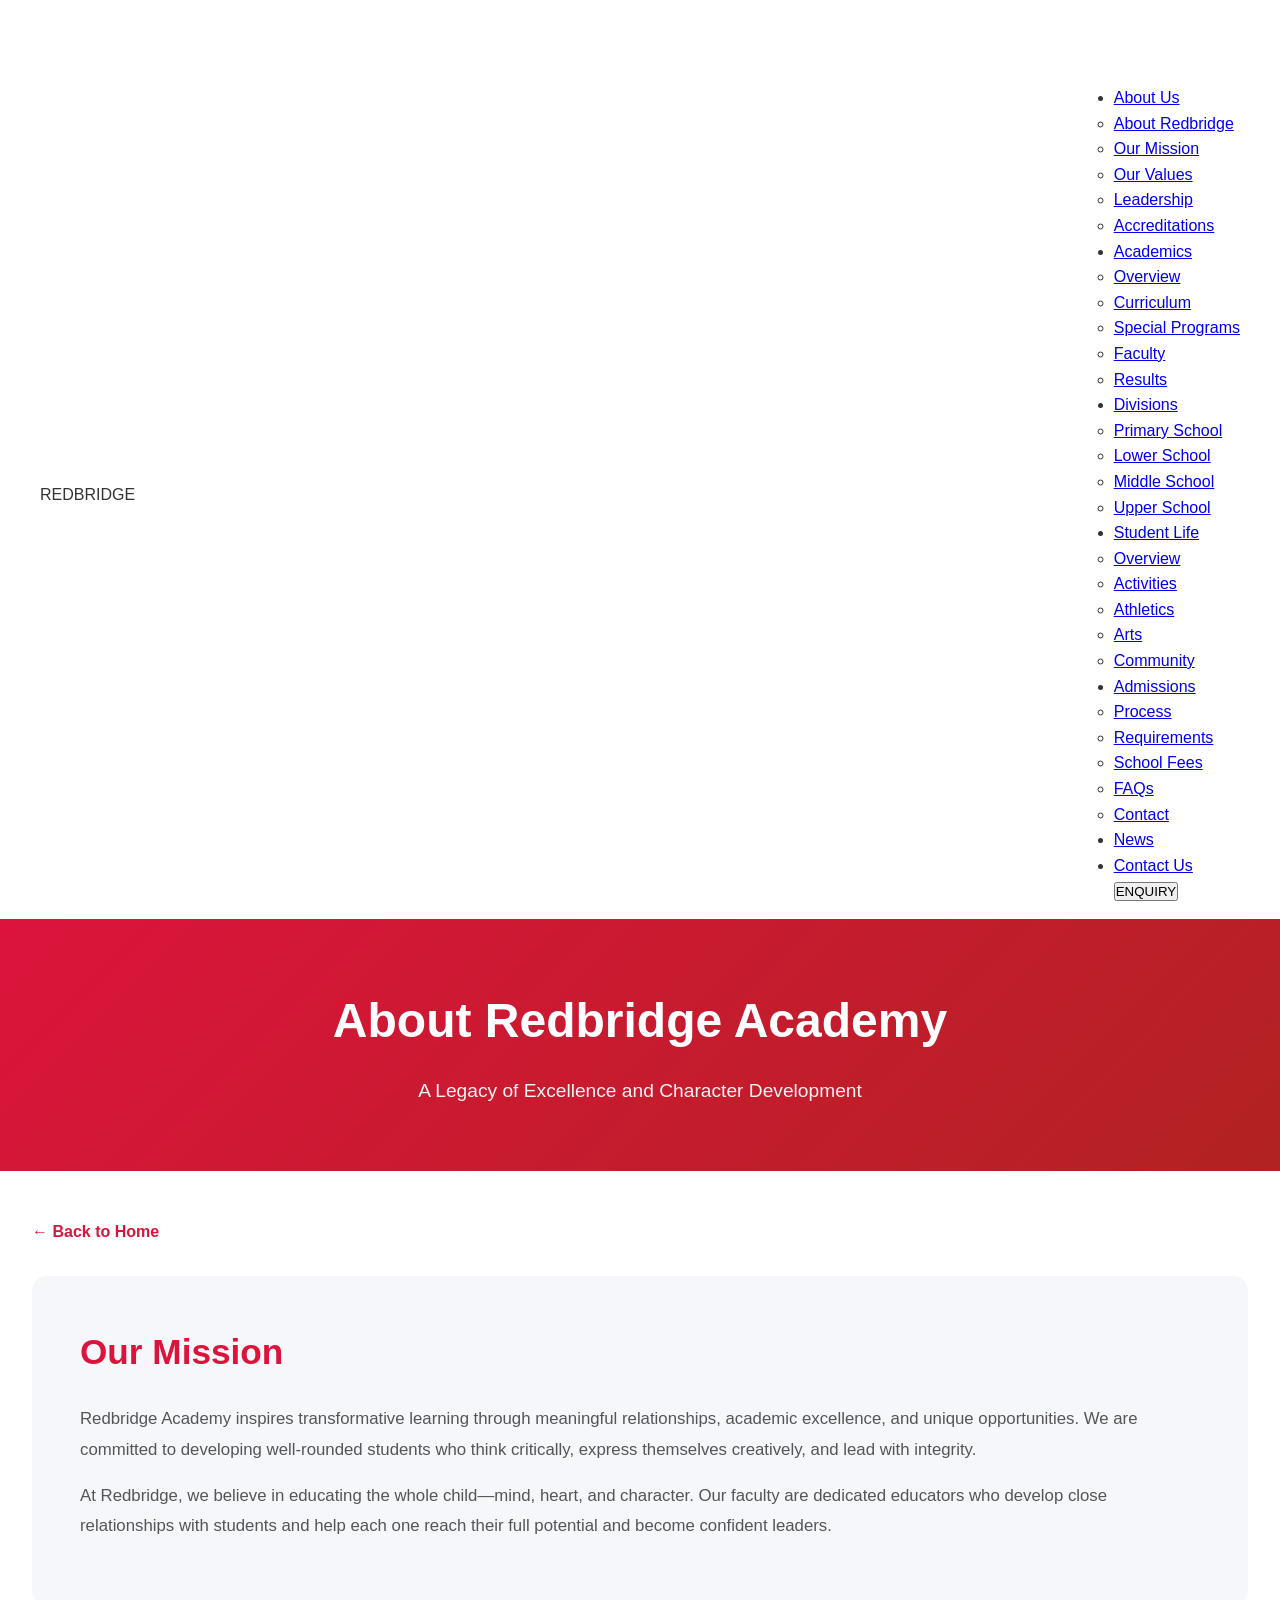
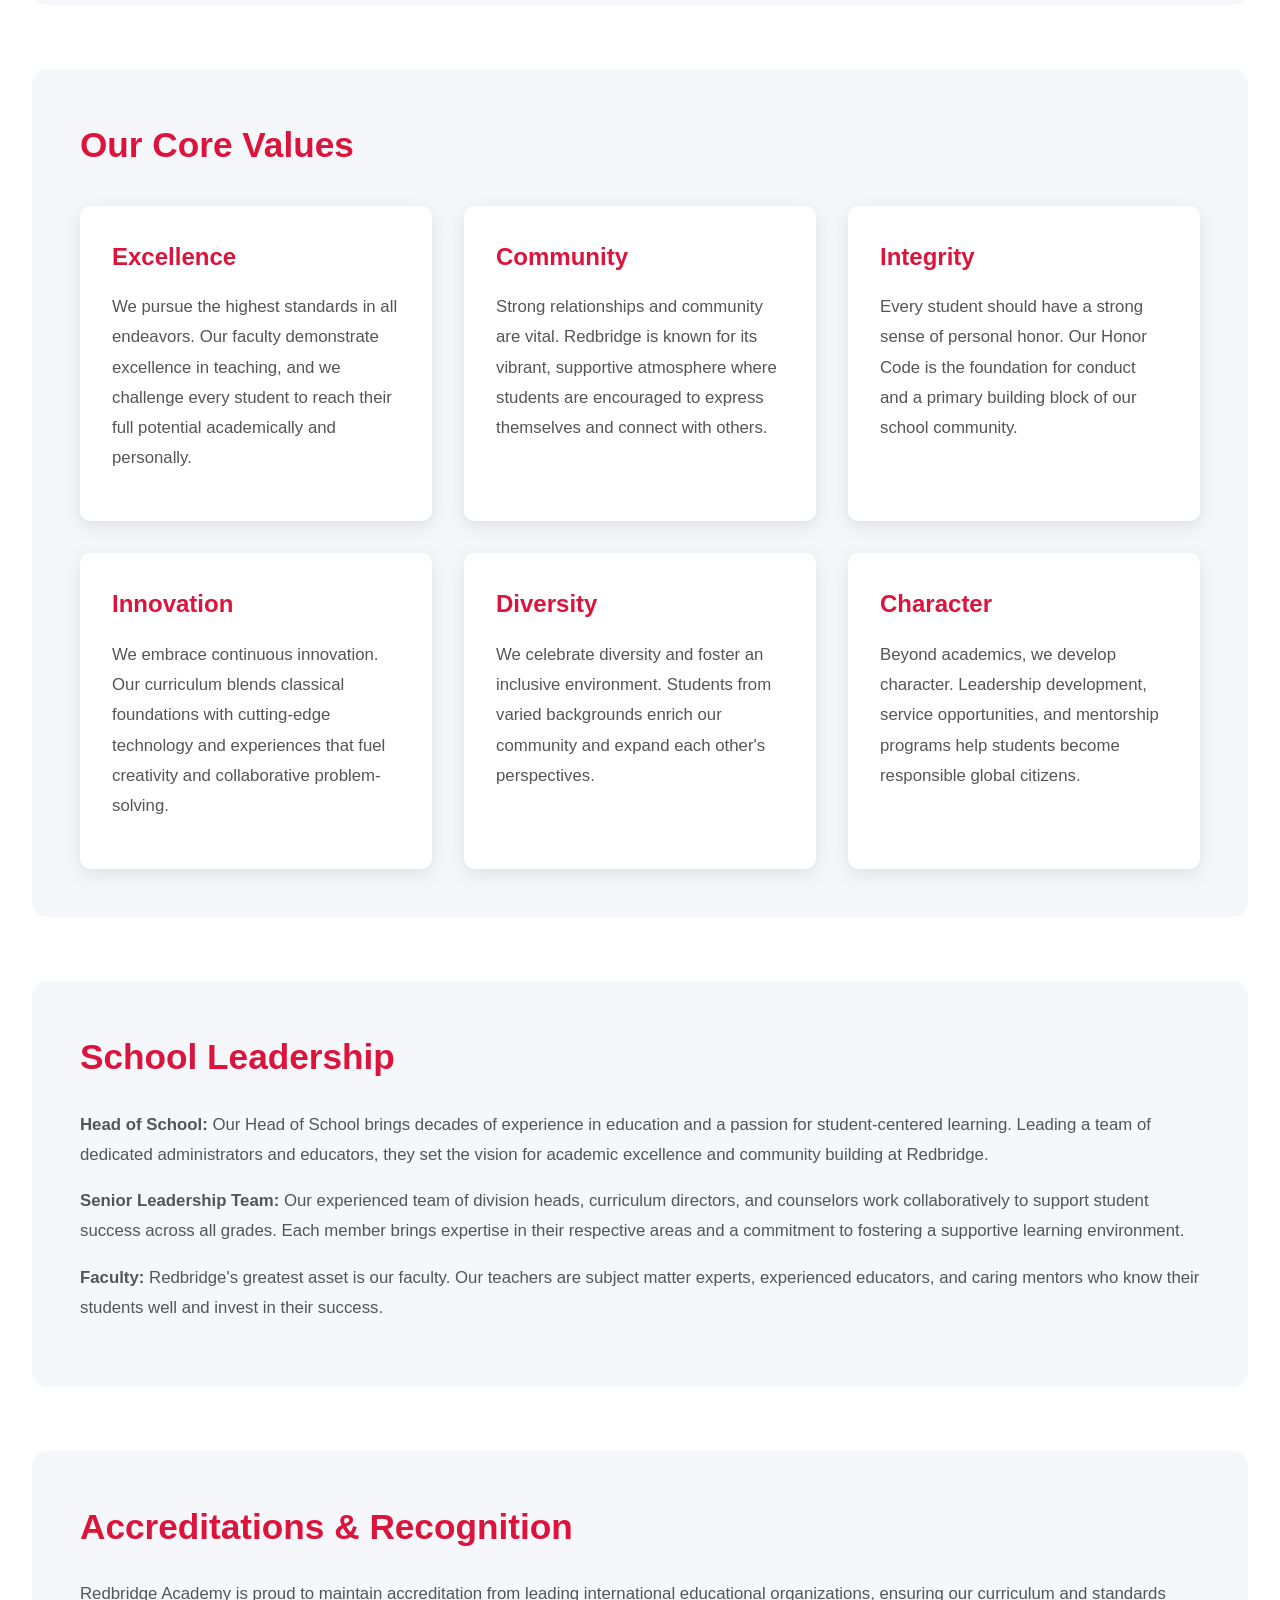
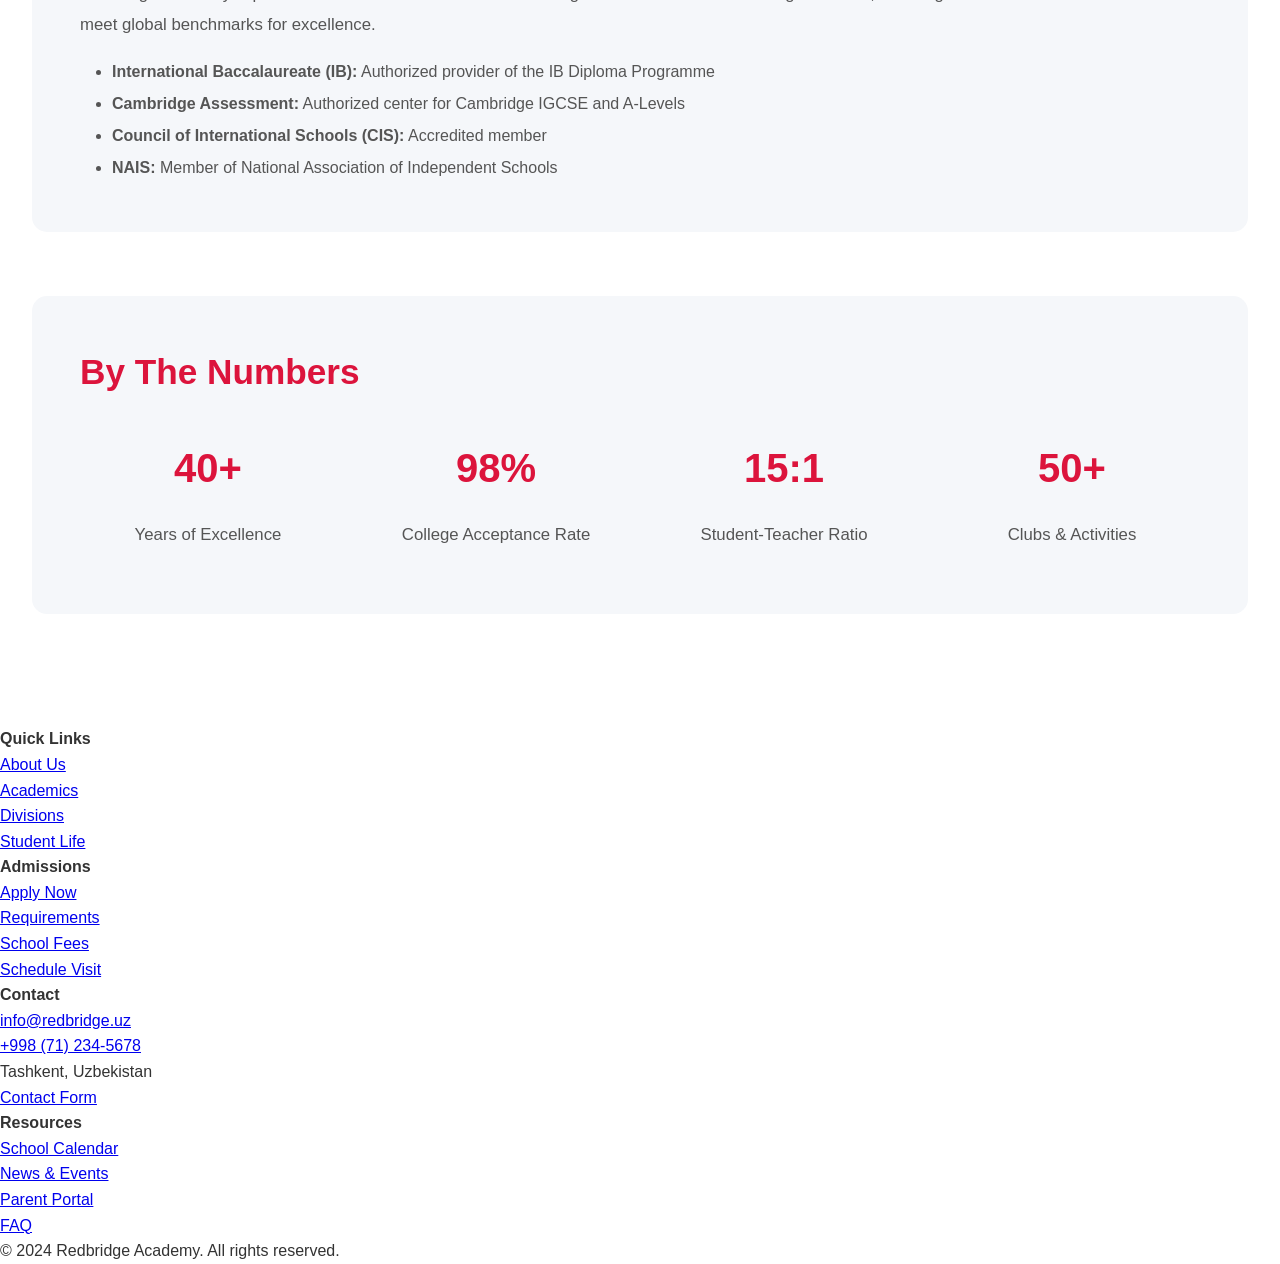
<file: about-us.html>
<!DOCTYPE html>
<html lang="en">
<head>
    <meta charset="UTF-8">
    <meta name="viewport" content="width=device-width, initial-scale=1.0">
    <title>About Us - Redbridge Academy</title>
    <link rel="stylesheet" href="styles.css">
    <style>
        .content {
            max-width: 1400px;
            margin: 0 auto;
            padding: 3rem 2rem;
        }

        .page-header {
            background: linear-gradient(135deg, #DC143C 0%, #B22222 100%);
            color: white;
            padding: 4rem 2rem;
            text-align: center;
        }

        .page-header h1 {
            font-size: 3rem;
            margin-bottom: 1rem;
            font-weight: 900;
        }

        .page-header p {
            font-size: 1.2rem;
            opacity: 0.95;
        }

        .section-block {
            margin-bottom: 4rem;
            padding: 3rem;
            background: #F5F7FA;
            border-radius: 15px;
        }

        .section-block h2 {
            color: #DC143C;
            font-size: 2.2rem;
            margin-bottom: 1.5rem;
            font-weight: 900;
        }

        .section-block p {
            color: #555;
            line-height: 1.8;
            margin-bottom: 1rem;
            font-size: 1.05rem;
        }

        .values-showcase {
            display: grid;
            grid-template-columns: repeat(auto-fit, minmax(300px, 1fr));
            gap: 2rem;
            margin-top: 2rem;
        }

        .value-item {
            background: white;
            padding: 2rem;
            border-radius: 10px;
            box-shadow: 0 5px 20px rgba(0,0,0,0.1);
        }

        .value-item h3 {
            color: #DC143C;
            font-size: 1.5rem;
            margin-bottom: 1rem;
        }

        .back-link {
            display: inline-block;
            margin-bottom: 2rem;
            color: #DC143C;
            text-decoration: none;
            font-weight: 700;
        }

        .back-link:hover {
            color: #B22222;
        }

        @media (max-width: 768px) {
            .page-header h1 {
                font-size: 2rem;
            }

            .content {
                padding: 1.5rem;
            }

            .section-block {
                padding: 1.5rem;
            }
        }
    </style>
</head>
<body>
    <!-- HEADER & NAVIGATION (Same as index) -->
    <header>
        <div class="header-container">
            <div class="logo">REDBRIDGE</div>
            <button class="menu-toggle" id="menuToggle">☰</button>
            <nav id="navbar">
                <ul id="navMenu">
                    <li>
                        <a href="index.html">About Us</a>
                        <ul class="dropdown">
                            <li><a href="about-us.html">About Redbridge</a></li>
                            <li><a href="about-us.html#mission">Our Mission</a></li>
                            <li><a href="about-us.html#values">Our Values</a></li>
                            <li><a href="about-us.html#leadership">Leadership</a></li>
                            <li><a href="about-us.html#accreditations">Accreditations</a></li>
                        </ul>
                    </li>
                    <li>
                        <a href="academics.html">Academics</a>
                        <ul class="dropdown">
                            <li><a href="academics.html">Overview</a></li>
                            <li><a href="academics.html#curriculum">Curriculum</a></li>
                            <li><a href="academics.html#programs">Special Programs</a></li>
                            <li><a href="academics.html#faculty">Faculty</a></li>
                            <li><a href="academics.html#results">Results</a></li>
                        </ul>
                    </li>
                    <li>
                        <a href="divisions.html">Divisions</a>
                        <ul class="dropdown">
                            <li><a href="divisions.html#primary">Primary School</a></li>
                            <li><a href="divisions.html#lower">Lower School</a></li>
                            <li><a href="divisions.html#middle">Middle School</a></li>
                            <li><a href="divisions.html#upper">Upper School</a></li>
                        </ul>
                    </li>
                    <li>
                        <a href="student-life.html">Student Life</a>
                        <ul class="dropdown">
                            <li><a href="student-life.html">Overview</a></li>
                            <li><a href="student-life.html#activities">Activities</a></li>
                            <li><a href="student-life.html#athletics">Athletics</a></li>
                            <li><a href="student-life.html#arts">Arts</a></li>
                            <li><a href="student-life.html#community">Community</a></li>
                        </ul>
                    </li>
                    <li>
                        <a href="admissions.html">Admissions</a>
                        <ul class="dropdown">
                            <li><a href="admissions.html">Process</a></li>
                            <li><a href="admissions.html#requirements">Requirements</a></li>
                            <li><a href="admissions.html#fees">School Fees</a></li>
                            <li><a href="admissions.html#faqs">FAQs</a></li>
                            <li><a href="admissions.html#contact">Contact</a></li>
                        </ul>
                    </li>
                    <li><a href="news.html">News</a></li>
                    <li><a href="contact.html">Contact Us</a></li>
                </ul>
                <button class="btn-enquiry" onclick="alert('Enquiry Form Coming Soon')">ENQUIRY</button>
            </nav>
        </div>
    </header>

    <!-- PAGE HEADER -->
    <div class="page-header">
        <h1>About Redbridge Academy</h1>
        <p>A Legacy of Excellence and Character Development</p>
    </div>

    <!-- CONTENT -->
    <div class="content">
        <a href="index.html" class="back-link">← Back to Home</a>

        <div class="section-block" id="mission">
            <h2>Our Mission</h2>
            <p>Redbridge Academy inspires transformative learning through meaningful relationships, academic excellence, and unique opportunities. We are committed to developing well-rounded students who think critically, express themselves creatively, and lead with integrity.</p>
            <p>At Redbridge, we believe in educating the whole child—mind, heart, and character. Our faculty are dedicated educators who develop close relationships with students and help each one reach their full potential and become confident leaders.</p>
        </div>

        <div class="section-block" id="values">
            <h2>Our Core Values</h2>
            <div class="values-showcase">
                <div class="value-item">
                    <h3>Excellence</h3>
                    <p>We pursue the highest standards in all endeavors. Our faculty demonstrate excellence in teaching, and we challenge every student to reach their full potential academically and personally.</p>
                </div>
                <div class="value-item">
                    <h3>Community</h3>
                    <p>Strong relationships and community are vital. Redbridge is known for its vibrant, supportive atmosphere where students are encouraged to express themselves and connect with others.</p>
                </div>
                <div class="value-item">
                    <h3>Integrity</h3>
                    <p>Every student should have a strong sense of personal honor. Our Honor Code is the foundation for conduct and a primary building block of our school community.</p>
                </div>
                <div class="value-item">
                    <h3>Innovation</h3>
                    <p>We embrace continuous innovation. Our curriculum blends classical foundations with cutting-edge technology and experiences that fuel creativity and collaborative problem-solving.</p>
                </div>
                <div class="value-item">
                    <h3>Diversity</h3>
                    <p>We celebrate diversity and foster an inclusive environment. Students from varied backgrounds enrich our community and expand each other's perspectives.</p>
                </div>
                <div class="value-item">
                    <h3>Character</h3>
                    <p>Beyond academics, we develop character. Leadership development, service opportunities, and mentorship programs help students become responsible global citizens.</p>
                </div>
            </div>
        </div>

        <div class="section-block" id="leadership">
            <h2>School Leadership</h2>
            <p><strong>Head of School:</strong> Our Head of School brings decades of experience in education and a passion for student-centered learning. Leading a team of dedicated administrators and educators, they set the vision for academic excellence and community building at Redbridge.</p>
            <p><strong>Senior Leadership Team:</strong> Our experienced team of division heads, curriculum directors, and counselors work collaboratively to support student success across all grades. Each member brings expertise in their respective areas and a commitment to fostering a supportive learning environment.</p>
            <p><strong>Faculty:</strong> Redbridge's greatest asset is our faculty. Our teachers are subject matter experts, experienced educators, and caring mentors who know their students well and invest in their success.</p>
        </div>

        <div class="section-block" id="accreditations">
            <h2>Accreditations & Recognition</h2>
            <p>Redbridge Academy is proud to maintain accreditation from leading international educational organizations, ensuring our curriculum and standards meet global benchmarks for excellence.</p>
            <ul style="margin-left: 2rem; color: #555; line-height: 2;">
                <li><strong>International Baccalaureate (IB):</strong> Authorized provider of the IB Diploma Programme</li>
                <li><strong>Cambridge Assessment:</strong> Authorized center for Cambridge IGCSE and A-Levels</li>
                <li><strong>Council of International Schools (CIS):</strong> Accredited member</li>
                <li><strong>NAIS:</strong> Member of National Association of Independent Schools</li>
            </ul>
        </div>

        <div class="section-block">
            <h2>By The Numbers</h2>
            <div style="display: grid; grid-template-columns: repeat(auto-fit, minmax(200px, 1fr)); gap: 2rem; margin-top: 2rem;">
                <div style="text-align: center;">
                    <p style="font-size: 2.5rem; color: #DC143C; font-weight: 900;">40+</p>
                    <p>Years of Excellence</p>
                </div>
                <div style="text-align: center;">
                    <p style="font-size: 2.5rem; color: #DC143C; font-weight: 900;">98%</p>
                    <p>College Acceptance Rate</p>
                </div>
                <div style="text-align: center;">
                    <p style="font-size: 2.5rem; color: #DC143C; font-weight: 900;">15:1</p>
                    <p>Student-Teacher Ratio</p>
                </div>
                <div style="text-align: center;">
                    <p style="font-size: 2.5rem; color: #DC143C; font-weight: 900;">50+</p>
                    <p>Clubs & Activities</p>
                </div>
            </div>
        </div>
    </div>

    <!-- FOOTER -->
    <footer>
        <div class="footer-container">
            <div class="footer-grid">
                <div class="footer-section">
                    <h4>Quick Links</h4>
                    <ul>
                        <li><a href="about-us.html">About Us</a></li>
                        <li><a href="academics.html">Academics</a></li>
                        <li><a href="divisions.html">Divisions</a></li>
                        <li><a href="student-life.html">Student Life</a></li>
                    </ul>
                </div>
                <div class="footer-section">
                    <h4>Admissions</h4>
                    <ul>
                        <li><a href="admissions.html">Apply Now</a></li>
                        <li><a href="admissions.html#requirements">Requirements</a></li>
                        <li><a href="admissions.html#fees">School Fees</a></li>
                        <li><a href="admissions.html">Schedule Visit</a></li>
                    </ul>
                </div>
                <div class="footer-section">
                    <h4>Contact</h4>
                    <ul>
                        <li><a href="mailto:info@redbridge.uz">info@redbridge.uz</a></li>
                        <li><a href="tel:+998712345678">+998 (71) 234-5678</a></li>
                        <li>Tashkent, Uzbekistan</li>
                        <li><a href="contact.html">Contact Form</a></li>
                    </ul>
                </div>
                <div class="footer-section">
                    <h4>Resources</h4>
                    <ul>
                        <li><a href="#">School Calendar</a></li>
                        <li><a href="news.html">News & Events</a></li>
                        <li><a href="#">Parent Portal</a></li>
                        <li><a href="#">FAQ</a></li>
                    </ul>
                </div>
            </div>
            <div class="footer-bottom">
                <p>&copy; 2024 Redbridge Academy. All rights reserved.</p>
            </div>
        </div>
    </footer>

    <script>
        const menuToggle = document.getElementById('menuToggle');
        const navMenu = document.getElementById('navMenu');

        menuToggle.addEventListener('click', () => {
            navMenu.classList.toggle('active');
        });

        document.querySelectorAll('nav a').forEach(link => {
            link.addEventListener('click', () => {
                navMenu.classList.remove('active');
            });
        });
    </script>
</body>
</html>
</file>
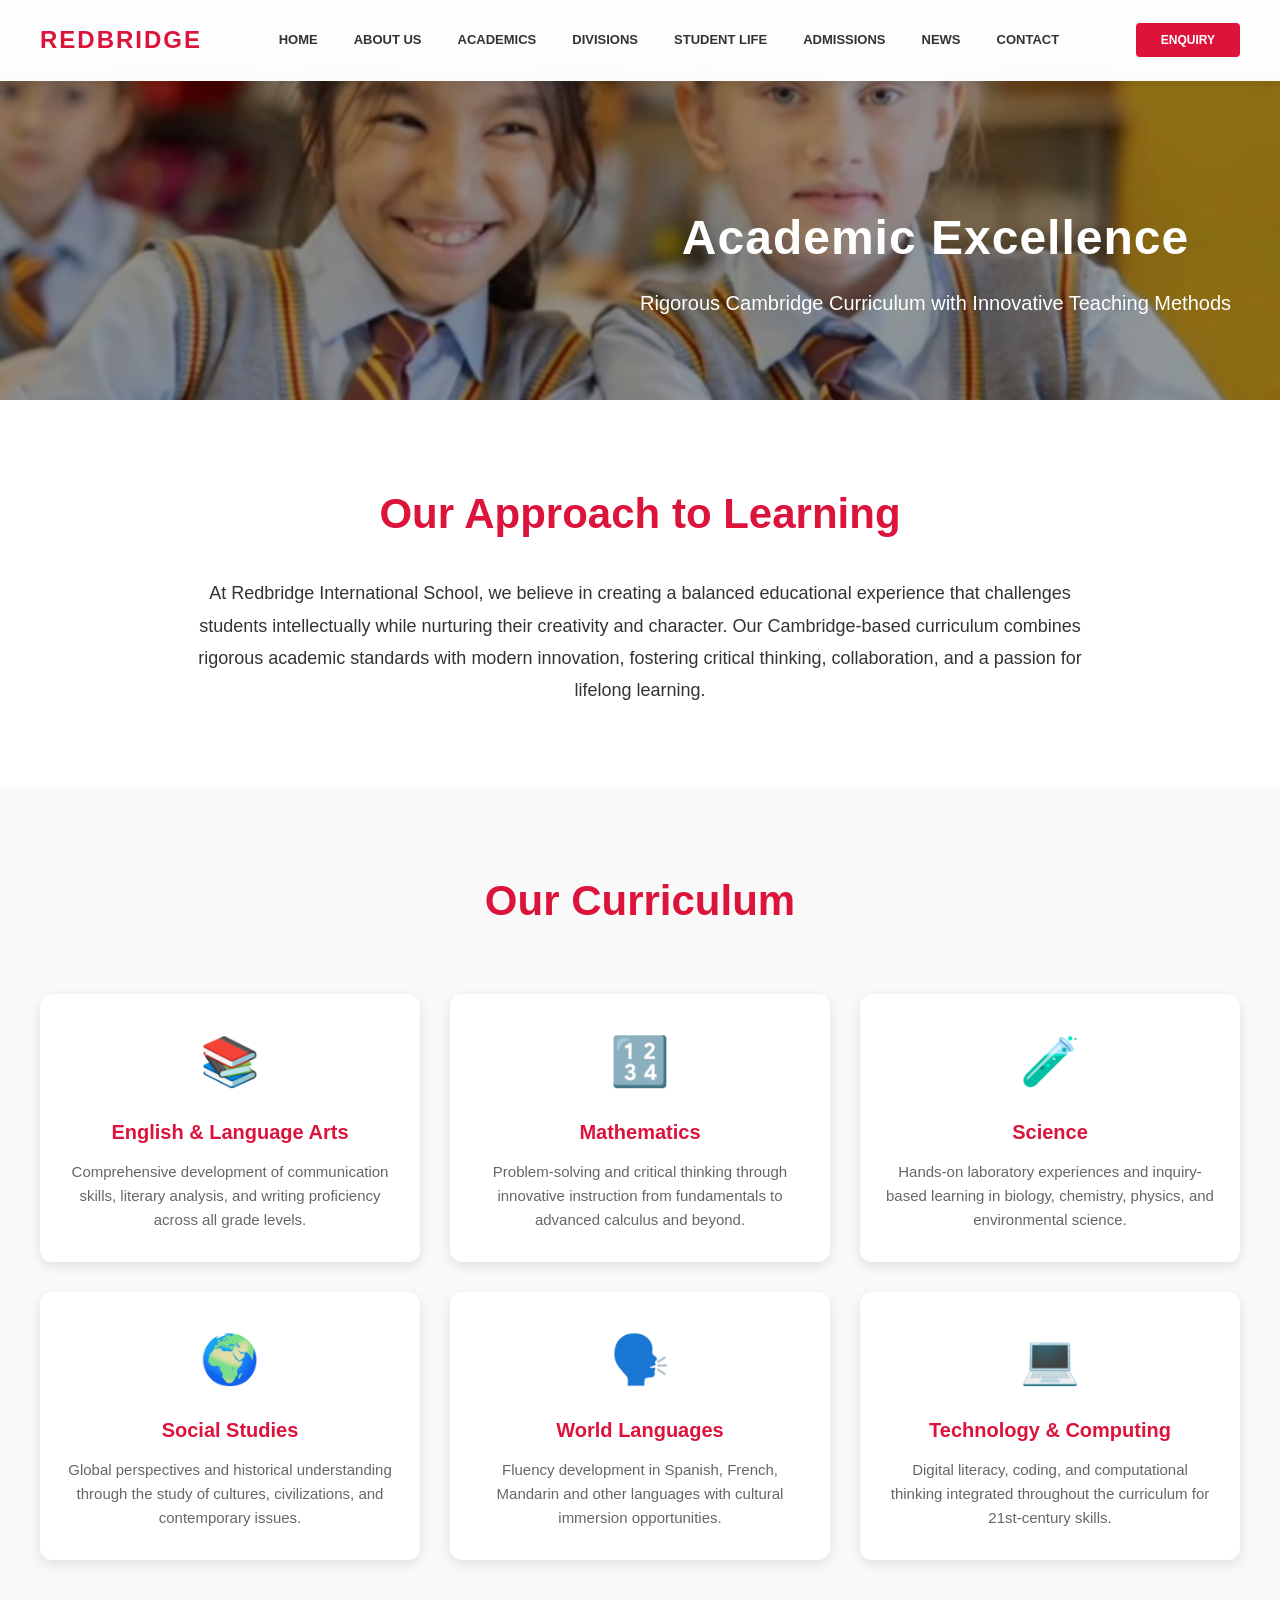
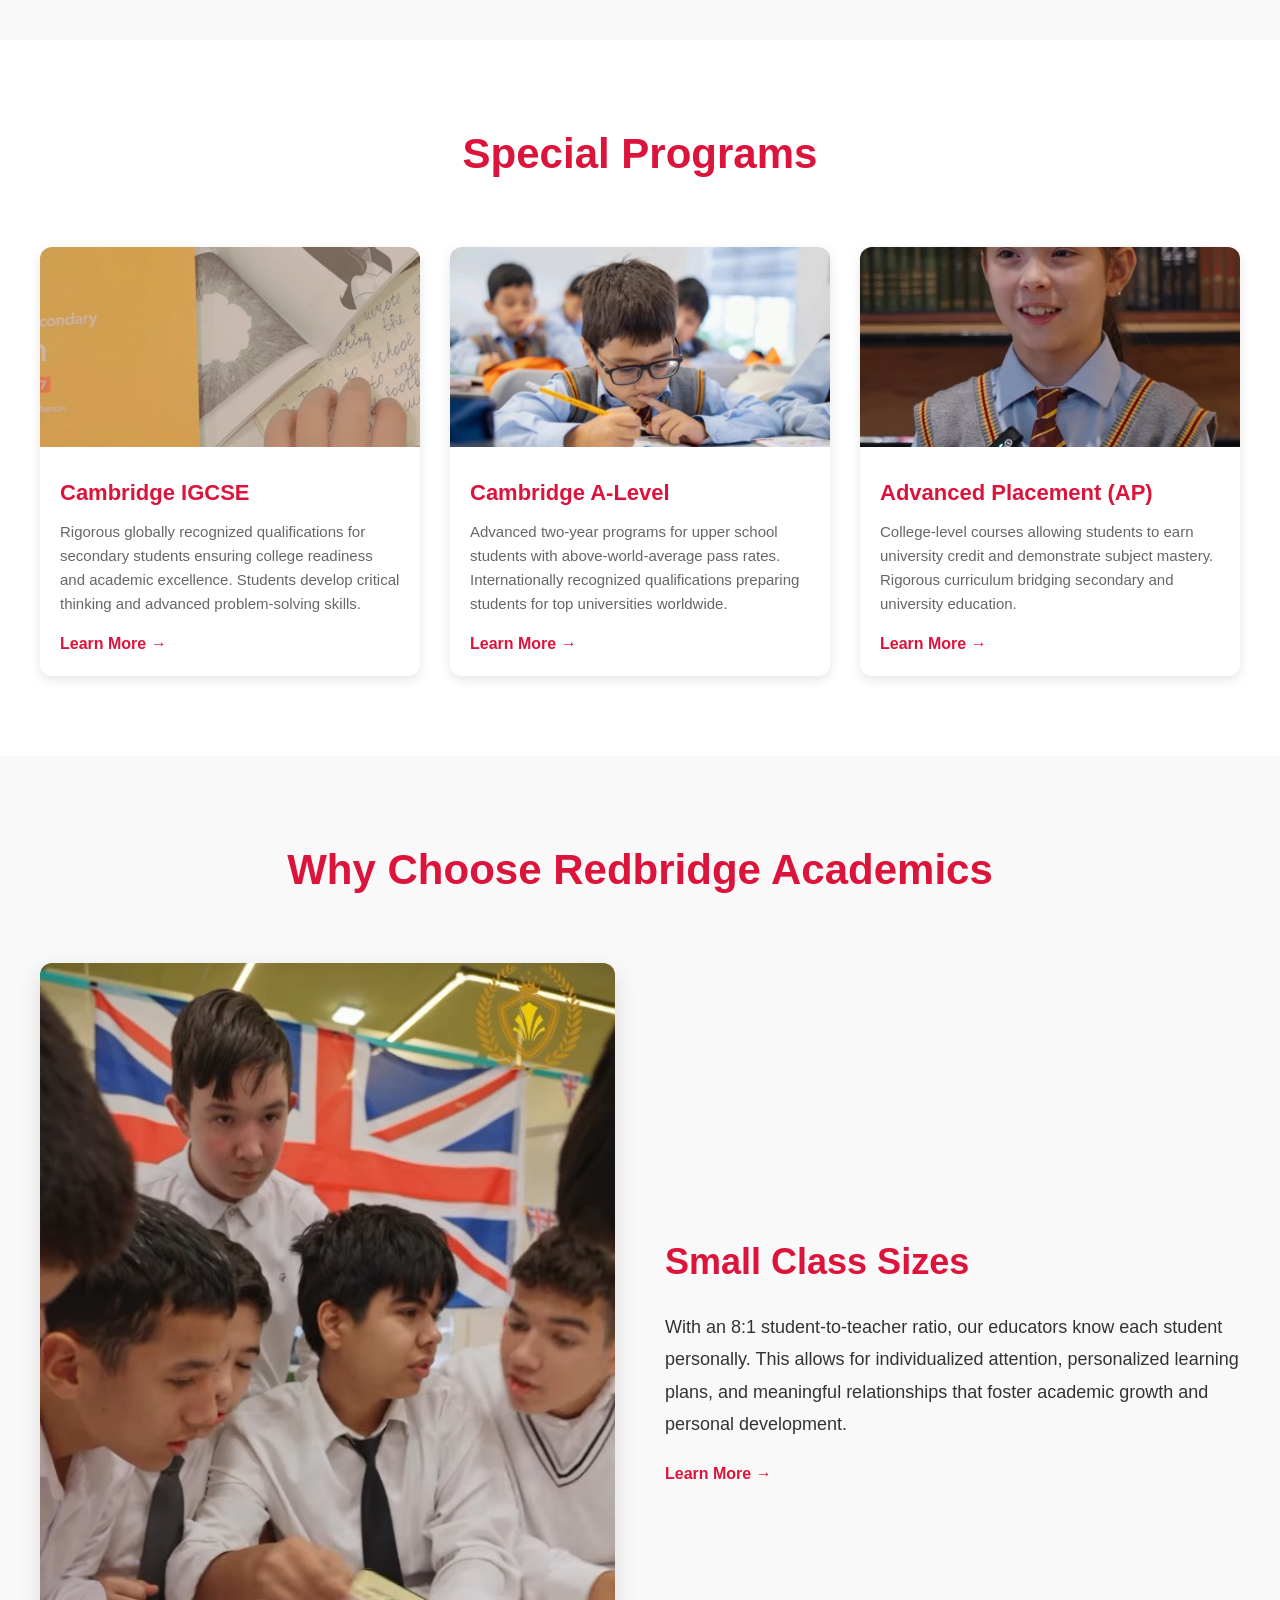
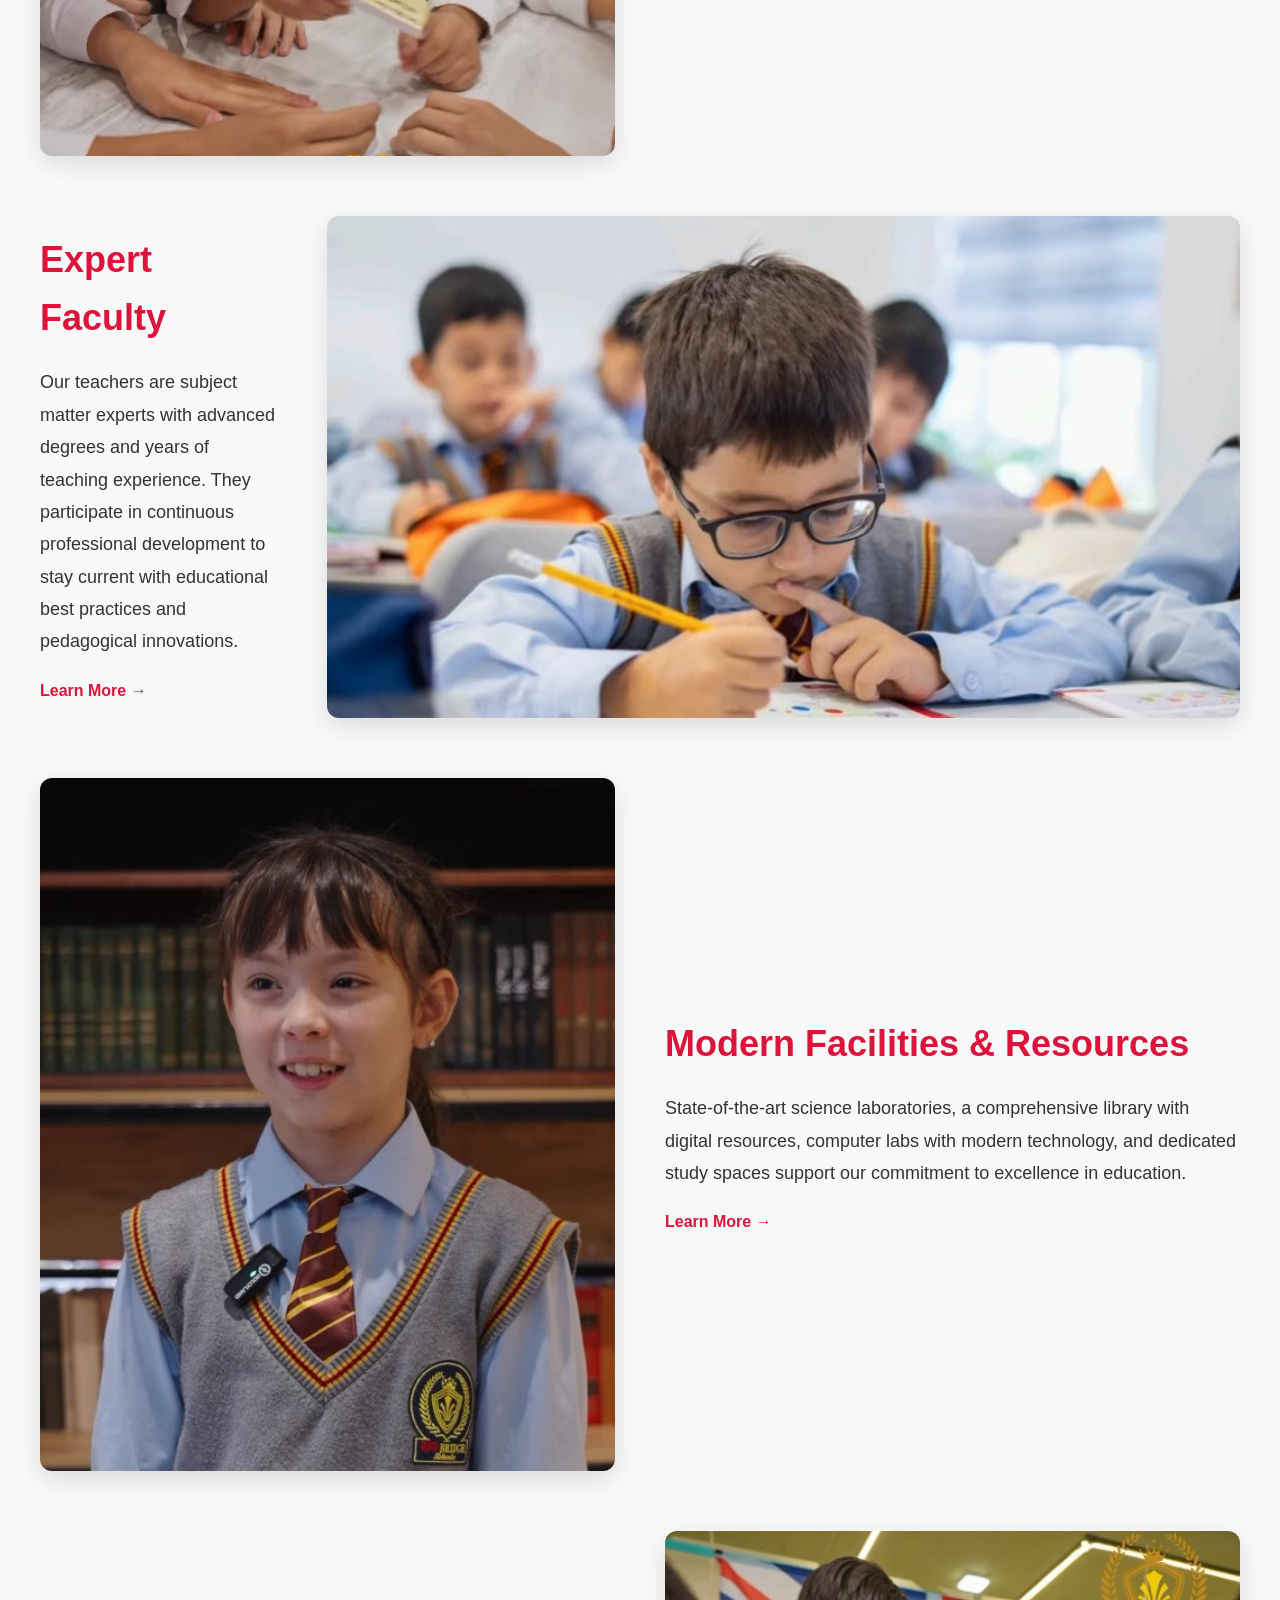
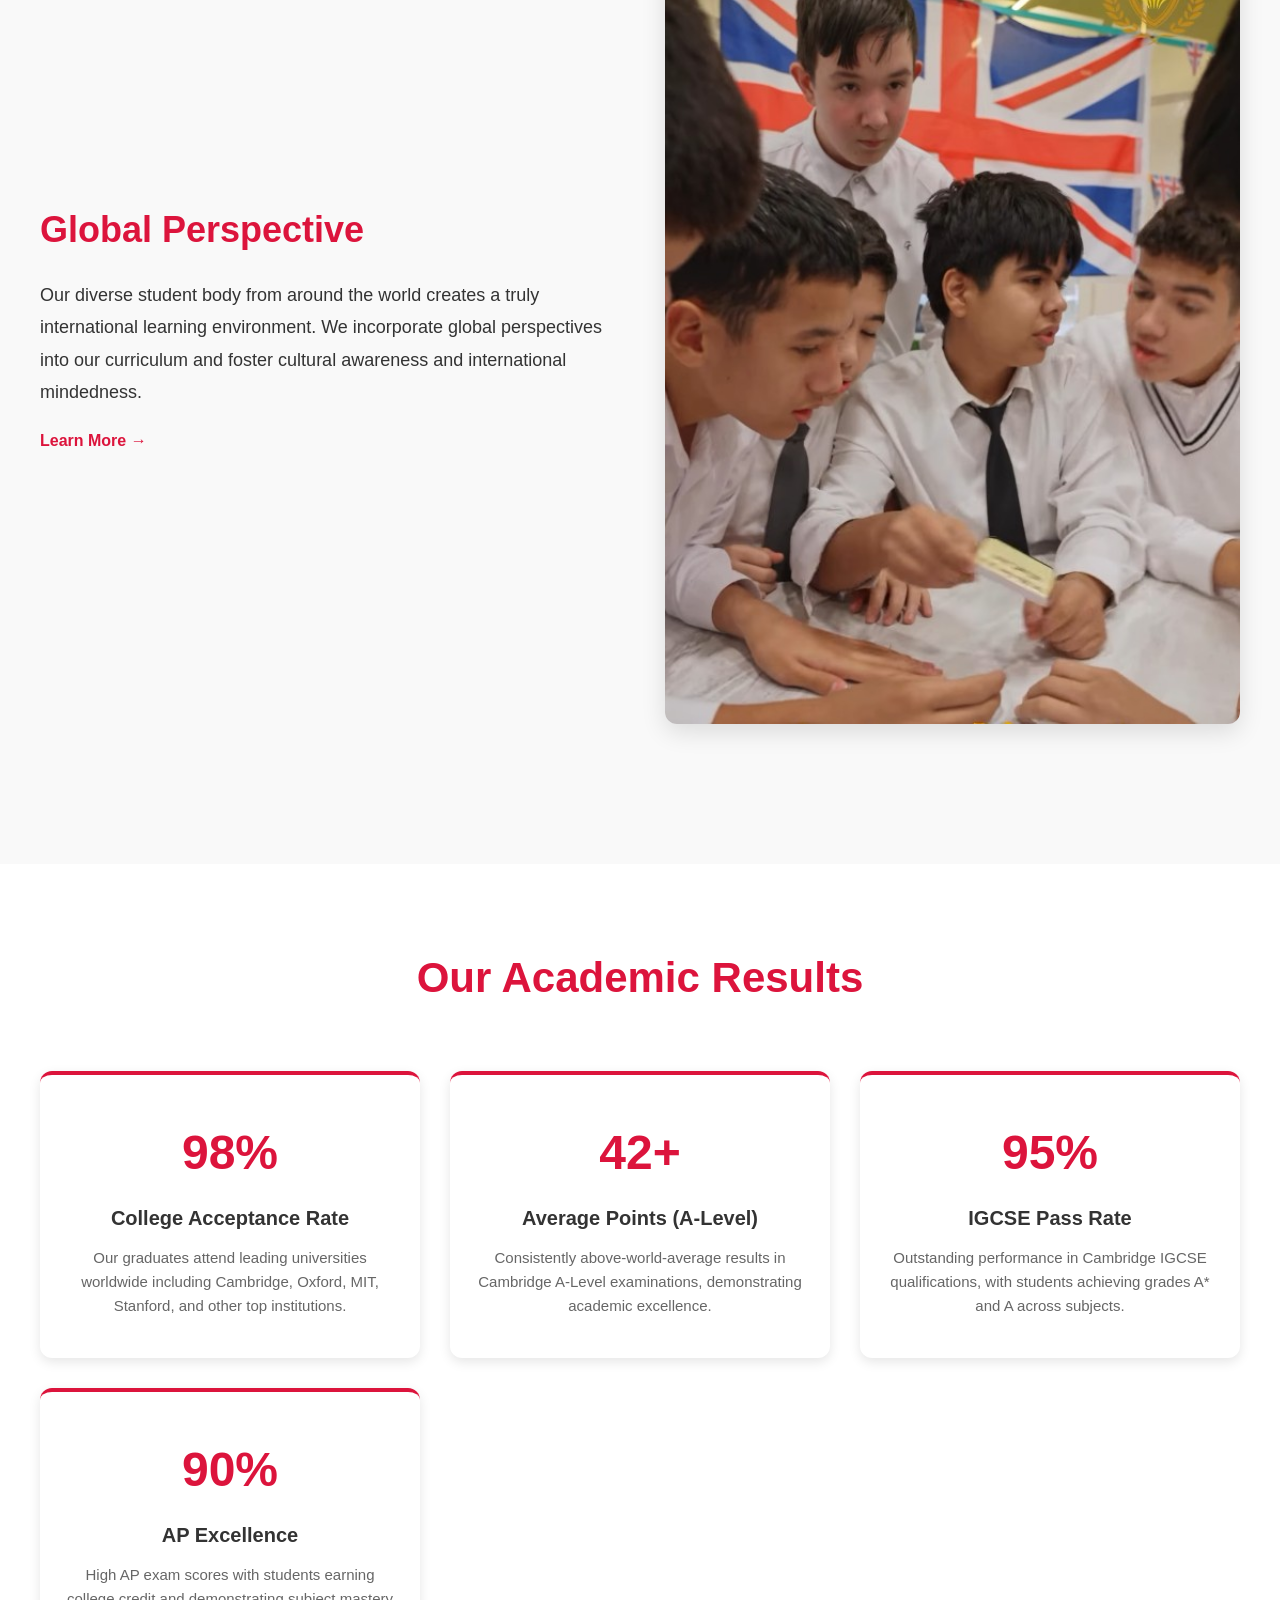
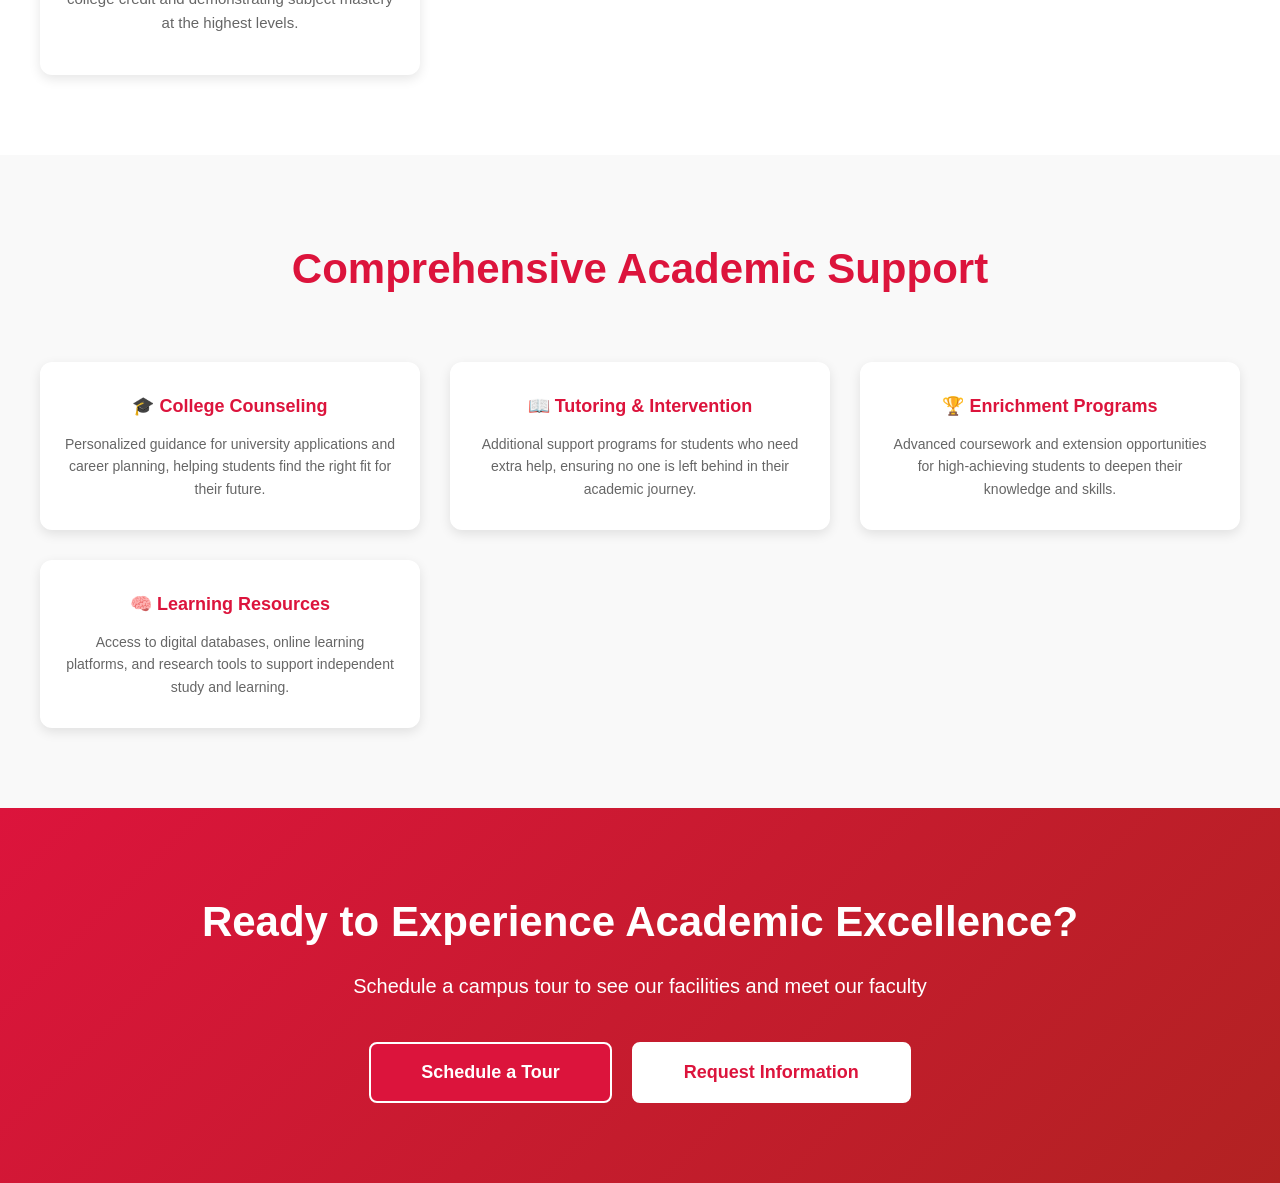
<file: academics.html>
<!DOCTYPE html>
<html lang="en">
<head>
    <meta charset="UTF-8">
    <meta name="viewport" content="width=device-width, initial-scale=1.0">
    <title>Academics - Redbridge International School</title>
    <link rel="stylesheet" href="styles.css">
</head>
<body>

<!-- ===== HEADER & NAVIGATION ===== -->
<header class="header">
    <div class="header-container">
        <div class="logo">
            <h1>REDBRIDGE</h1>
        </div>
        <button class="menu-toggle" id="menuToggle">
            <span></span>
            <span></span>
            <span></span>
        </button>
        <nav class="nav-menu" id="navMenu">
            <ul>
                <li><a href="index.html">HOME</a></li>
                <li class="dropdown">
                    <a href="about-us.html">ABOUT US</a>
                    <ul class="submenu">
                        <li><a href="about-us.html">About Redbridge</a></li>
                        <li><a href="about-us.html#mission">Our Mission</a></li>
                        <li><a href="about-us.html#values">Our Values</a></li>
                    </ul>
                </li>
                <li><a href="academics.html">ACADEMICS</a></li>
                <li><a href="divisions.html">DIVISIONS</a></li>
                <li><a href="student-life.html">STUDENT LIFE</a></li>
                <li><a href="admissions.html">ADMISSIONS</a></li>
                <li><a href="news.html">NEWS</a></li>
                <li><a href="contact.html">CONTACT</a></li>
            </ul>
        </nav>
        <button class="enquiry-btn">ENQUIRY</button>
    </div>
</header>

<!-- ===== HERO SECTION ===== -->
<section class="page-hero">
    <img src="ac2.jpg" alt="Academics Banner" class="page-hero-img">
    <div class="page-hero-overlay"></div>
    <div class="page-hero-content">
        <h1>Academic Excellence</h1>
        <p>Rigorous Cambridge Curriculum with Innovative Teaching Methods</p>
    </div>
</section>

<!-- ===== INTRO SECTION ===== -->
<section class="page-intro">
    <div class="page-intro-container">
        <h2>Our Approach to Learning</h2>
        <p class="intro-text">
            At Redbridge International School, we believe in creating a balanced educational experience that challenges students intellectually while nurturing their creativity and character. Our Cambridge-based curriculum combines rigorous academic standards with modern innovation, fostering critical thinking, collaboration, and a passion for lifelong learning.
        </p>
    </div>
</section>

<!-- ===== CURRICULUM OVERVIEW ===== -->
<section class="curriculum-section">
    <h2 class="section-title">Our Curriculum</h2>
    
    <div class="curriculum-grid">
        <div class="curriculum-card">
            <div class="curriculum-icon">📚</div>
            <h3>English & Language Arts</h3>
            <p>Comprehensive development of communication skills, literary analysis, and writing proficiency across all grade levels.</p>
        </div>
        
        <div class="curriculum-card">
            <div class="curriculum-icon">🔢</div>
            <h3>Mathematics</h3>
            <p>Problem-solving and critical thinking through innovative instruction from fundamentals to advanced calculus and beyond.</p>
        </div>
        
        <div class="curriculum-card">
            <div class="curriculum-icon">🧪</div>
            <h3>Science</h3>
            <p>Hands-on laboratory experiences and inquiry-based learning in biology, chemistry, physics, and environmental science.</p>
        </div>
        
        <div class="curriculum-card">
            <div class="curriculum-icon">🌍</div>
            <h3>Social Studies</h3>
            <p>Global perspectives and historical understanding through the study of cultures, civilizations, and contemporary issues.</p>
        </div>
        
        <div class="curriculum-card">
            <div class="curriculum-icon">🗣️</div>
            <h3>World Languages</h3>
            <p>Fluency development in Spanish, French, Mandarin and other languages with cultural immersion opportunities.</p>
        </div>
        
        <div class="curriculum-card">
            <div class="curriculum-icon">💻</div>
            <h3>Technology & Computing</h3>
            <p>Digital literacy, coding, and computational thinking integrated throughout the curriculum for 21st-century skills.</p>
        </div>
    </div>
</section>

<!-- ===== SPECIAL PROGRAMS ===== -->
<section class="programs-section">
    <h2 class="section-title">Special Programs</h2>
    
    <div class="programs-grid">
        <div class="program-card">
            <img src="ac4.jpg" alt="Cambridge Program">
            <h3>Cambridge IGCSE</h3>
            <p>Rigorous globally recognized qualifications for secondary students ensuring college readiness and academic excellence. Students develop critical thinking and advanced problem-solving skills.</p>
            <a href="#" class="program-link">Learn More →</a>
        </div>
        
        <div class="program-card">
            <img src="ac3.jpg" alt="A-Level Program">
            <h3>Cambridge A-Level</h3>
            <p>Advanced two-year programs for upper school students with above-world-average pass rates. Internationally recognized qualifications preparing students for top universities worldwide.</p>
            <a href="#" class="program-link">Learn More →</a>
        </div>
        
        <div class="program-card">
            <img src="ac5.jpg" alt="AP Program">
            <h3>Advanced Placement (AP)</h3>
            <p>College-level courses allowing students to earn university credit and demonstrate subject mastery. Rigorous curriculum bridging secondary and university education.</p>
            <a href="#" class="program-link">Learn More →</a>
        </div>
    </div>
</section>

<!-- ===== WHY CHOOSE REDBRIDGE ACADEMICS ===== -->
<section class="why-choose-section">
    <h2 class="section-title">Why Choose Redbridge Academics</h2>
    
    <div class="feature-section">
        <div class="feature-content">
            <img src="ac1.jpg" alt="Collaborative Learning" class="feature-image feature-image-left">
            <div class="feature-text">
                <h3>Small Class Sizes</h3>
                <p>
                    With an 8:1 student-to-teacher ratio, our educators know each student personally. This allows for individualized attention, personalized learning plans, and meaningful relationships that foster academic growth and personal development.
                </p>
                <a href="#" class="discover-link">Learn More →</a>
            </div>
        </div>
    </div>
    
    <div class="feature-section feature-section-reverse">
        <div class="feature-content">
            <div class="feature-text">
                <h3>Expert Faculty</h3>
                <p>
                    Our teachers are subject matter experts with advanced degrees and years of teaching experience. They participate in continuous professional development to stay current with educational best practices and pedagogical innovations.
                </p>
                <a href="#" class="discover-link">Learn More →</a>
            </div>
            <img src="ac3.jpg" alt="Expert Faculty" class="feature-image feature-image-right">
        </div>
    </div>
    
    <div class="feature-section">
        <div class="feature-content">
            <img src="ac5.jpg" alt="Modern Facilities" class="feature-image feature-image-left">
            <div class="feature-text">
                <h3>Modern Facilities & Resources</h3>
                <p>
                    State-of-the-art science laboratories, a comprehensive library with digital resources, computer labs with modern technology, and dedicated study spaces support our commitment to excellence in education.
                </p>
                <a href="#" class="discover-link">Learn More →</a>
            </div>
        </div>
    </div>
    
    <div class="feature-section feature-section-reverse">
        <div class="feature-content">
            <div class="feature-text">
                <h3>Global Perspective</h3>
                <p>
                    Our diverse student body from around the world creates a truly international learning environment. We incorporate global perspectives into our curriculum and foster cultural awareness and international mindedness.
                </p>
                <a href="#" class="discover-link">Learn More →</a>
            </div>
            <img src="ac1.jpg" alt="Global Community" class="feature-image feature-image-right">
        </div>
    </div>
</section>

<!-- ===== ACADEMIC RESULTS ===== -->
<section class="results-section">
    <h2 class="section-title">Our Academic Results</h2>
    
    <div class="results-grid">
        <div class="result-card">
            <div class="result-number">98%</div>
            <h3>College Acceptance Rate</h3>
            <p>Our graduates attend leading universities worldwide including Cambridge, Oxford, MIT, Stanford, and other top institutions.</p>
        </div>
        
        <div class="result-card">
            <div class="result-number">42+</div>
            <h3>Average Points (A-Level)</h3>
            <p>Consistently above-world-average results in Cambridge A-Level examinations, demonstrating academic excellence.</p>
        </div>
        
        <div class="result-card">
            <div class="result-number">95%</div>
            <h3>IGCSE Pass Rate</h3>
            <p>Outstanding performance in Cambridge IGCSE qualifications, with students achieving grades A* and A across subjects.</p>
        </div>
        
        <div class="result-card">
            <div class="result-number">90%</div>
            <h3>AP Excellence</h3>
            <p>High AP exam scores with students earning college credit and demonstrating subject mastery at the highest levels.</p>
        </div>
    </div>
</section>

<!-- ===== ACADEMIC SUPPORT ===== -->
<section class="support-section">
    <h2 class="section-title">Comprehensive Academic Support</h2>
    
    <div class="support-grid">
        <div class="support-card">
            <h3>🎓 College Counseling</h3>
            <p>Personalized guidance for university applications and career planning, helping students find the right fit for their future.</p>
        </div>
        
        <div class="support-card">
            <h3>📖 Tutoring & Intervention</h3>
            <p>Additional support programs for students who need extra help, ensuring no one is left behind in their academic journey.</p>
        </div>
        
        <div class="support-card">
            <h3>🏆 Enrichment Programs</h3>
            <p>Advanced coursework and extension opportunities for high-achieving students to deepen their knowledge and skills.</p>
        </div>
        
        <div class="support-card">
            <h3>🧠 Learning Resources</h3>
            <p>Access to digital databases, online learning platforms, and research tools to support independent study and learning.</p>
        </div>
    </div>
</section>

<!-- ===== CTA SECTION ===== -->
<section class="final-cta">
    <h2>Ready to Experience Academic Excellence?</h2>
    <p>Schedule a campus tour to see our facilities and meet our faculty</p>
    <div class="cta-buttons">
        <button class="btn btn-primary large">Schedule a Tour</button>
        <button class="btn btn-secondary large">Request Information</button>
    </div>
</section>

<script>
    const menuToggle = document.getElementById('menuToggle');
    const navMenu = document.getElementById('navMenu');
    
    if (menuToggle) {
        menuToggle.addEventListener('click', () => {
            menuToggle.classList.toggle('active');
            navMenu.classList.toggle('active');
        });
    }
    
    if (navMenu) {
        const navLinks = navMenu.querySelectorAll('a');
        navLinks.forEach(link => {
            link.addEventListener('click', () => {
                menuToggle.classList.remove('active');
                navMenu.classList.remove('active');
            });
        });
    }
</script>

</body>
</html>
</file>
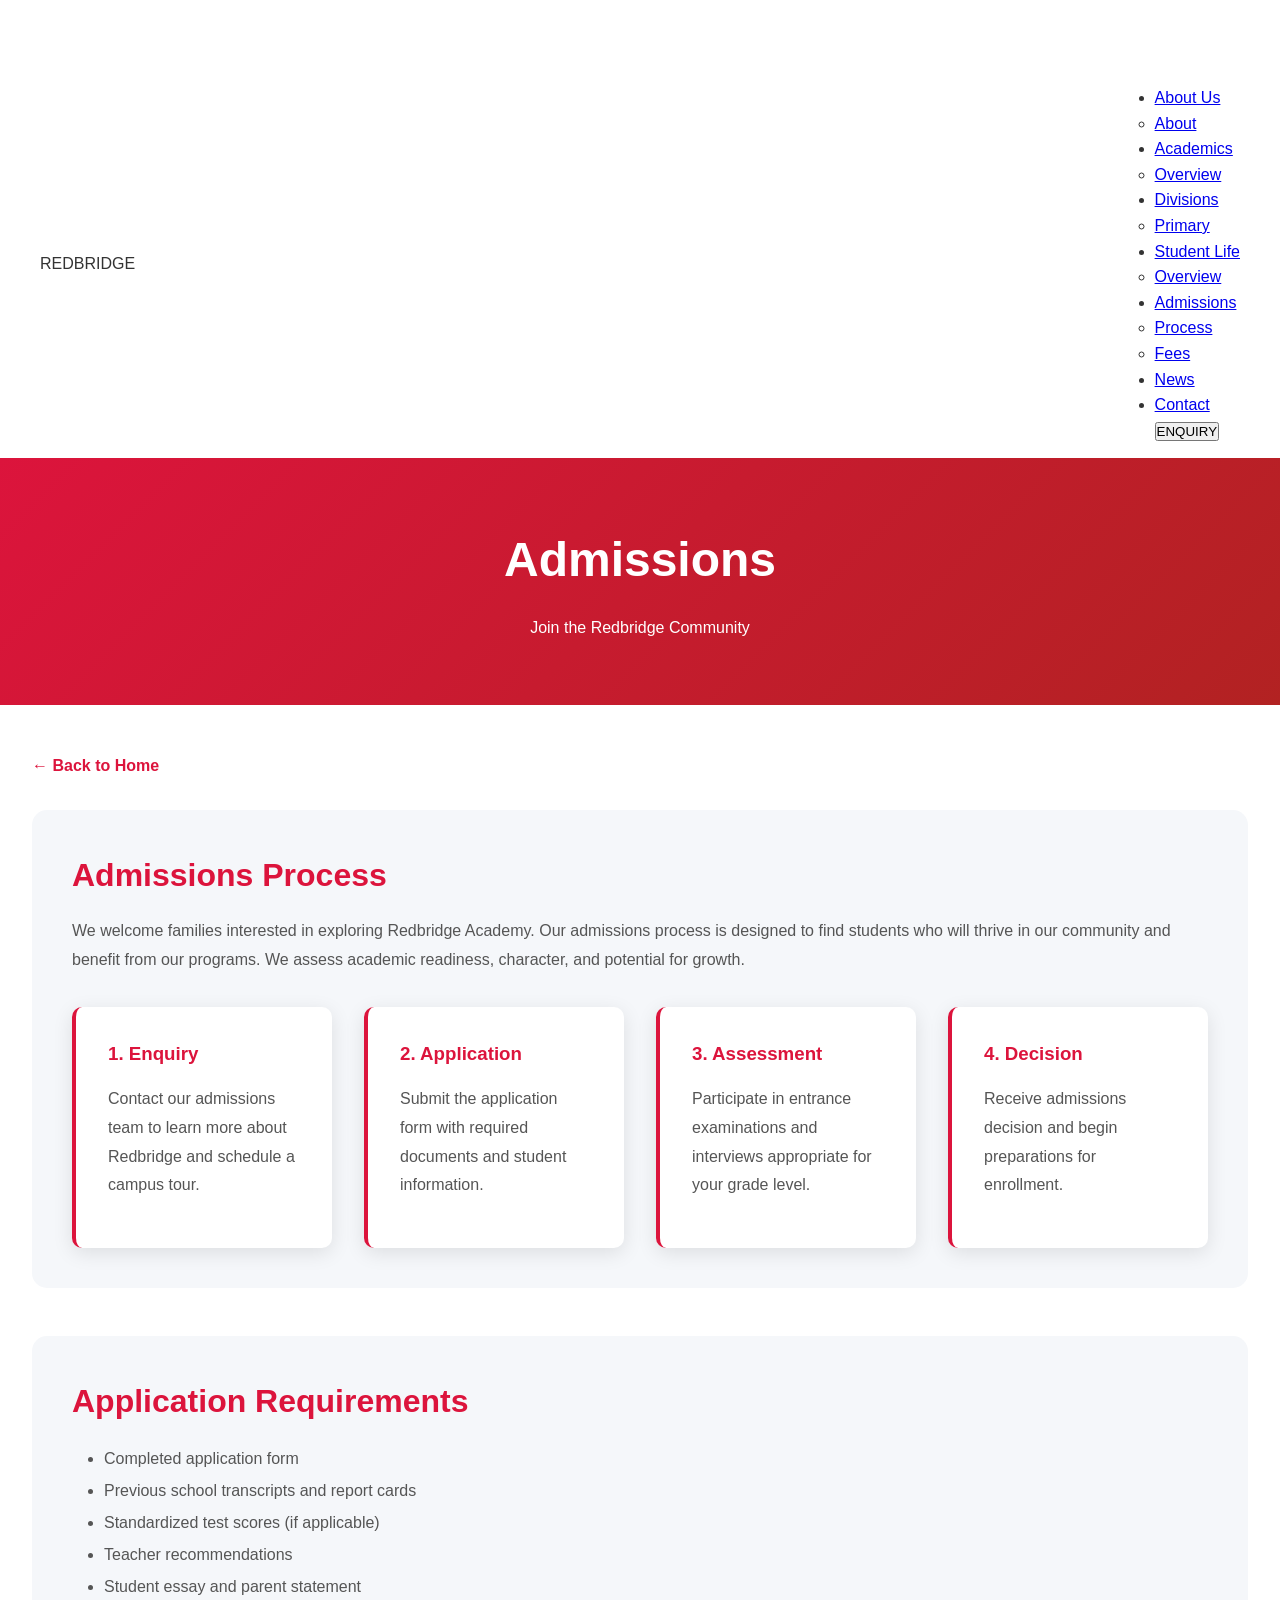
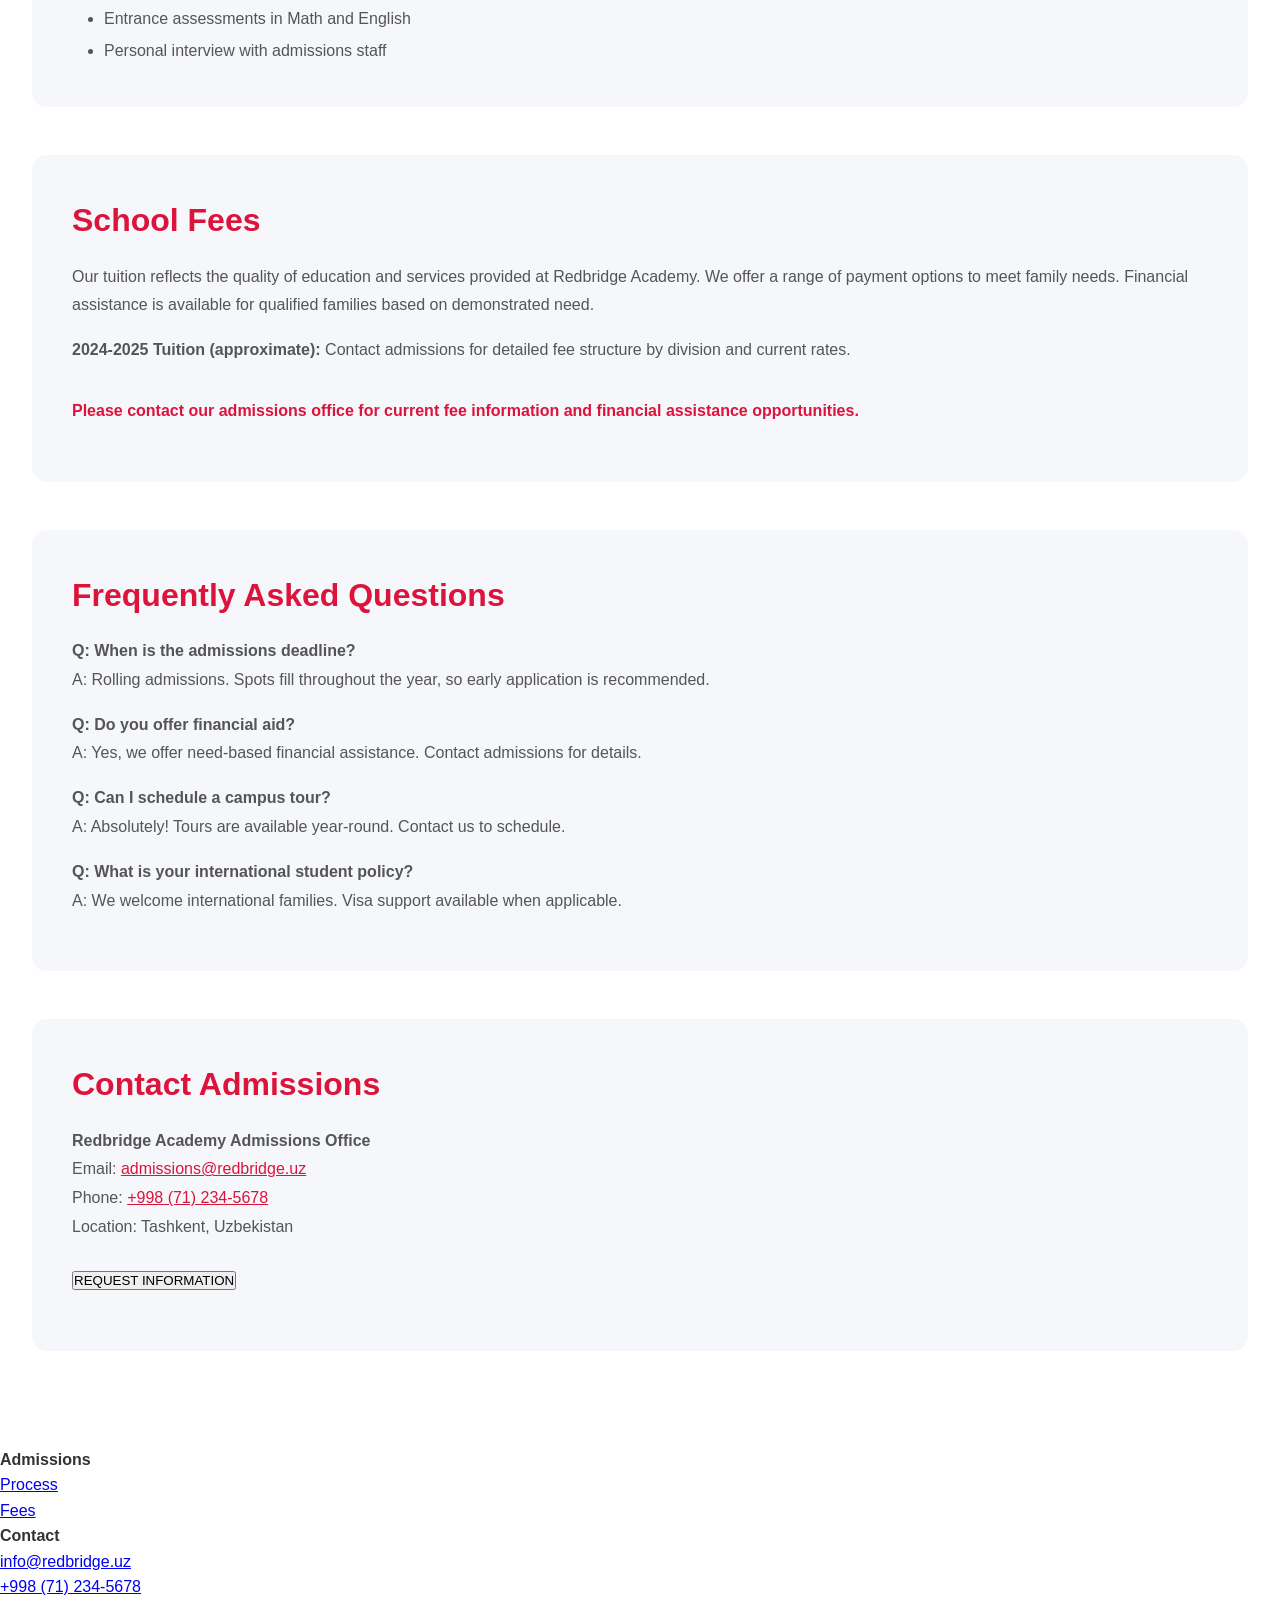
<file: admissions.html>
<!DOCTYPE html>
<html lang="en">
<head>
    <meta charset="UTF-8">
    <meta name="viewport" content="width=device-width, initial-scale=1.0">
    <title>Admissions - Redbridge Academy</title>
    <link rel="stylesheet" href="styles.css">
    <style>
        .content { max-width: 1400px; margin: 0 auto; padding: 3rem 2rem; }
        .page-header { background: linear-gradient(135deg, #DC143C 0%, #B22222 100%); color: white; padding: 4rem 2rem; text-align: center; }
        .page-header h1 { font-size: 3rem; margin-bottom: 1rem; font-weight: 900; }
        .section { margin-bottom: 3rem; padding: 2.5rem; background: #F5F7FA; border-radius: 15px; }
        .section h2 { color: #DC143C; font-size: 2rem; margin-bottom: 1rem; }
        .section p { color: #555; line-height: 1.8; margin-bottom: 1rem; }
        .steps { display: grid; grid-template-columns: repeat(auto-fit, minmax(250px, 1fr)); gap: 2rem; margin-top: 2rem; }
        .step { background: white; padding: 2rem; border-radius: 10px; box-shadow: 0 5px 20px rgba(0,0,0,0.1); border-left: 4px solid #DC143C; }
        .step h3 { color: #DC143C; margin-bottom: 1rem; }
        .back-link { display: inline-block; margin-bottom: 2rem; color: #DC143C; text-decoration: none; font-weight: 700; }
    </style>
</head>
<body>
    <header>
        <div class="header-container">
            <div class="logo">REDBRIDGE</div>
            <button class="menu-toggle" id="menuToggle">☰</button>
            <nav id="navbar">
                <ul id="navMenu">
                    <li><a href="index.html">About Us</a><ul class="dropdown"><li><a href="about-us.html">About</a></li></ul></li>
                    <li><a href="academics.html">Academics</a><ul class="dropdown"><li><a href="academics.html">Overview</a></li></ul></li>
                    <li><a href="divisions.html">Divisions</a><ul class="dropdown"><li><a href="divisions.html#primary">Primary</a></li></ul></li>
                    <li><a href="student-life.html">Student Life</a><ul class="dropdown"><li><a href="student-life.html">Overview</a></li></ul></li>
                    <li><a href="admissions.html">Admissions</a><ul class="dropdown"><li><a href="admissions.html">Process</a></li><li><a href="admissions.html#fees">Fees</a></li></ul></li>
                    <li><a href="news.html">News</a></li>
                    <li><a href="contact.html">Contact</a></li>
                </ul>
                <button class="btn-enquiry">ENQUIRY</button>
            </nav>
        </div>
    </header>

    <div class="page-header">
        <h1>Admissions</h1>
        <p>Join the Redbridge Community</p>
    </div>

    <div class="content">
        <a href="index.html" class="back-link">← Back to Home</a>

        <div class="section">
            <h2>Admissions Process</h2>
            <p>We welcome families interested in exploring Redbridge Academy. Our admissions process is designed to find students who will thrive in our community and benefit from our programs. We assess academic readiness, character, and potential for growth.</p>
            <div class="steps">
                <div class="step">
                    <h3>1. Enquiry</h3>
                    <p>Contact our admissions team to learn more about Redbridge and schedule a campus tour.</p>
                </div>
                <div class="step">
                    <h3>2. Application</h3>
                    <p>Submit the application form with required documents and student information.</p>
                </div>
                <div class="step">
                    <h3>3. Assessment</h3>
                    <p>Participate in entrance examinations and interviews appropriate for your grade level.</p>
                </div>
                <div class="step">
                    <h3>4. Decision</h3>
                    <p>Receive admissions decision and begin preparations for enrollment.</p>
                </div>
            </div>
        </div>

        <div class="section" id="requirements">
            <h2>Application Requirements</h2>
            <ul style="margin-left: 2rem; line-height: 2; color: #555;">
                <li>Completed application form</li>
                <li>Previous school transcripts and report cards</li>
                <li>Standardized test scores (if applicable)</li>
                <li>Teacher recommendations</li>
                <li>Student essay and parent statement</li>
                <li>Entrance assessments in Math and English</li>
                <li>Personal interview with admissions staff</li>
            </ul>
        </div>

        <div class="section" id="fees">
            <h2>School Fees</h2>
            <p>Our tuition reflects the quality of education and services provided at Redbridge Academy. We offer a range of payment options to meet family needs. Financial assistance is available for qualified families based on demonstrated need.</p>
            <p><strong>2024-2025 Tuition (approximate):</strong> Contact admissions for detailed fee structure by division and current rates.</p>
            <p style="margin-top: 2rem; color: #DC143C; font-weight: 700;">Please contact our admissions office for current fee information and financial assistance opportunities.</p>
        </div>

        <div class="section" id="faqs">
            <h2>Frequently Asked Questions</h2>
            <p><strong>Q: When is the admissions deadline?</strong><br>A: Rolling admissions. Spots fill throughout the year, so early application is recommended.</p>
            <p><strong>Q: Do you offer financial aid?</strong><br>A: Yes, we offer need-based financial assistance. Contact admissions for details.</p>
            <p><strong>Q: Can I schedule a campus tour?</strong><br>A: Absolutely! Tours are available year-round. Contact us to schedule.</p>
            <p><strong>Q: What is your international student policy?</strong><br>A: We welcome international families. Visa support available when applicable.</p>
        </div>

        <div class="section" id="contact">
            <h2>Contact Admissions</h2>
            <p><strong>Redbridge Academy Admissions Office</strong><br>
            Email: <a href="mailto:admissions@redbridge.uz" style="color: #DC143C;">admissions@redbridge.uz</a><br>
            Phone: <a href="tel:+998712345678" style="color: #DC143C;">+998 (71) 234-5678</a><br>
            Location: Tashkent, Uzbekistan</p>
            <p style="margin-top: 1.5rem;"><button class="btn-enquiry" style="margin: 0;">REQUEST INFORMATION</button></p>
        </div>
    </div>

    <footer>
        <div class="footer-container">
            <div class="footer-grid">
                <div class="footer-section"><h4>Admissions</h4><ul><li><a href="admissions.html">Process</a></li><li><a href="admissions.html#fees">Fees</a></li></ul></div>
                <div class="footer-section"><h4>Contact</h4><ul><li><a href="mailto:info@redbridge.uz">info@redbridge.uz</a></li><li><a href="tel:+998712345678">+998 (71) 234-5678</a></li></ul></div>
            </div>
            <div class="footer-bottom"><p>&copy; 2024 Redbridge Academy</p></div>
        </div>
    </footer>

    <script>
        document.getElementById('menuToggle').addEventListener('click', () => {
            document.getElementById('navMenu').classList.toggle('active');
        });
    </script>
</body>
</html>
</file>
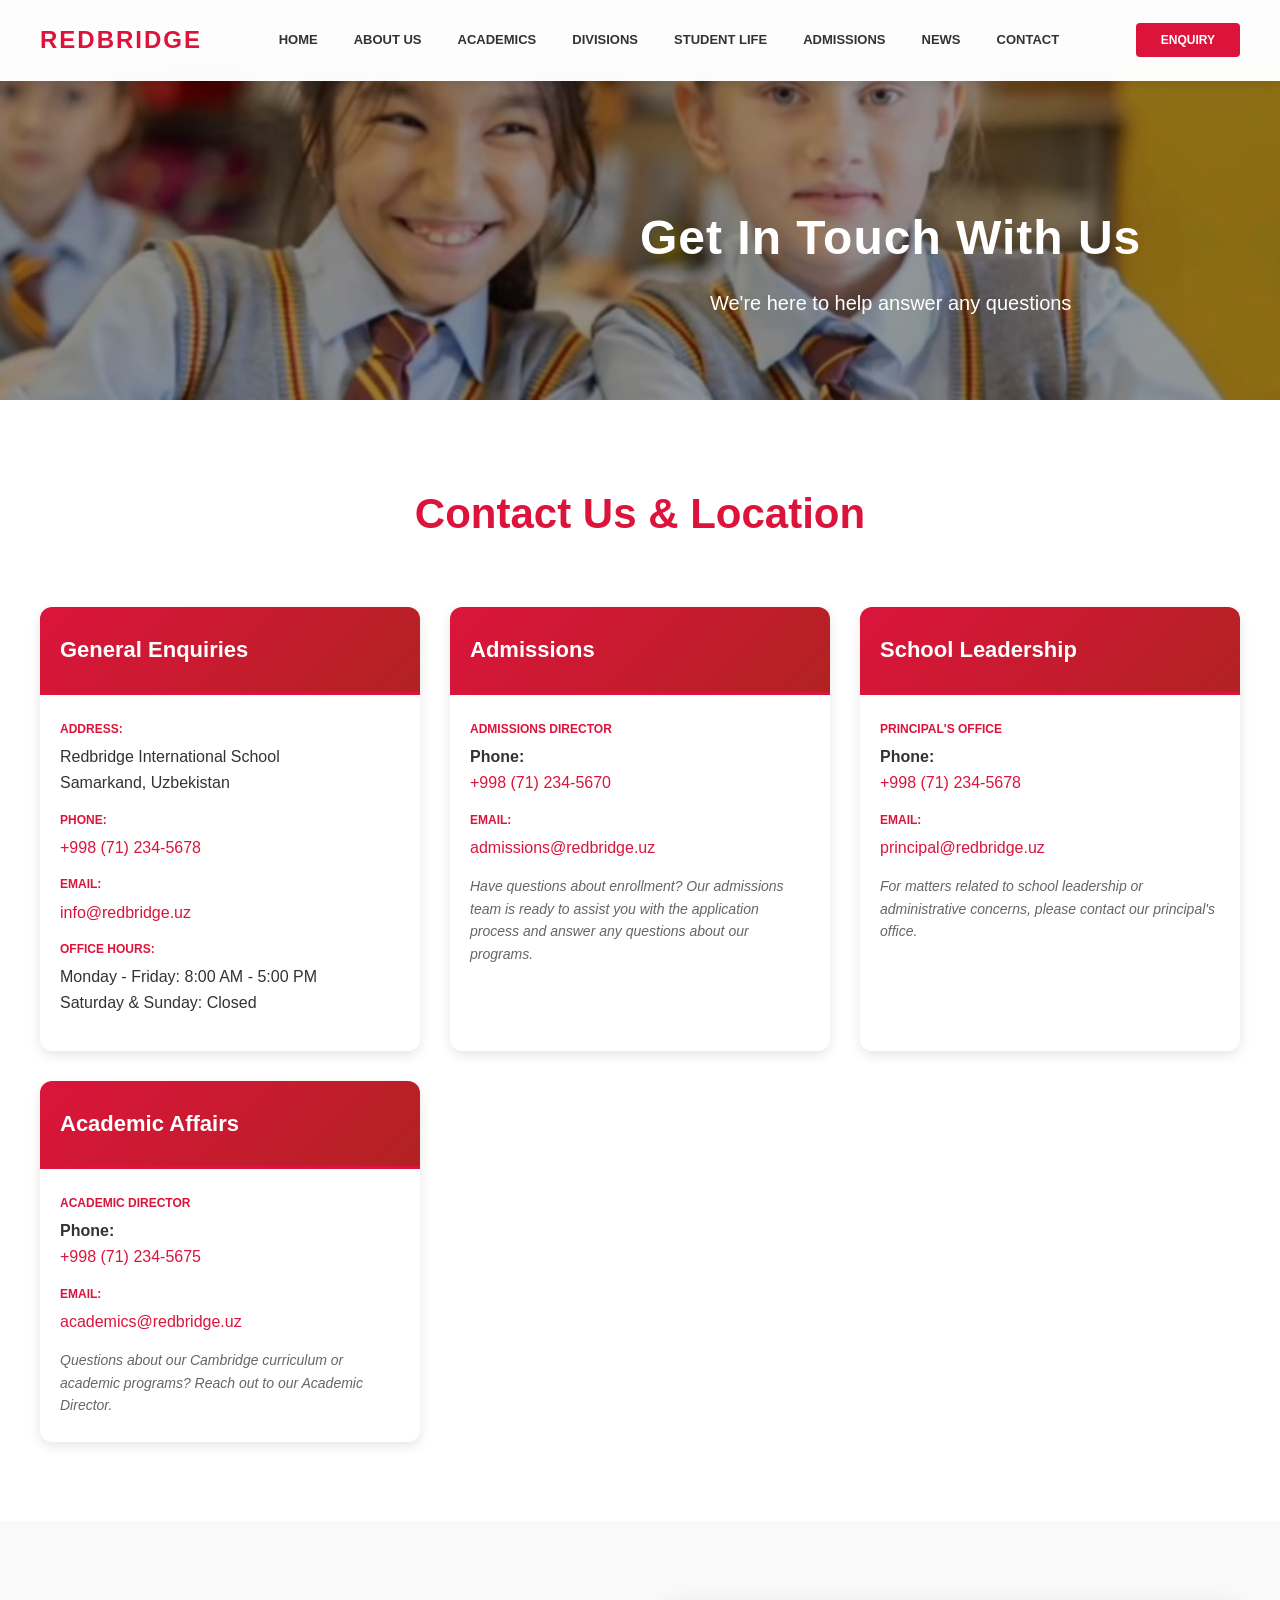
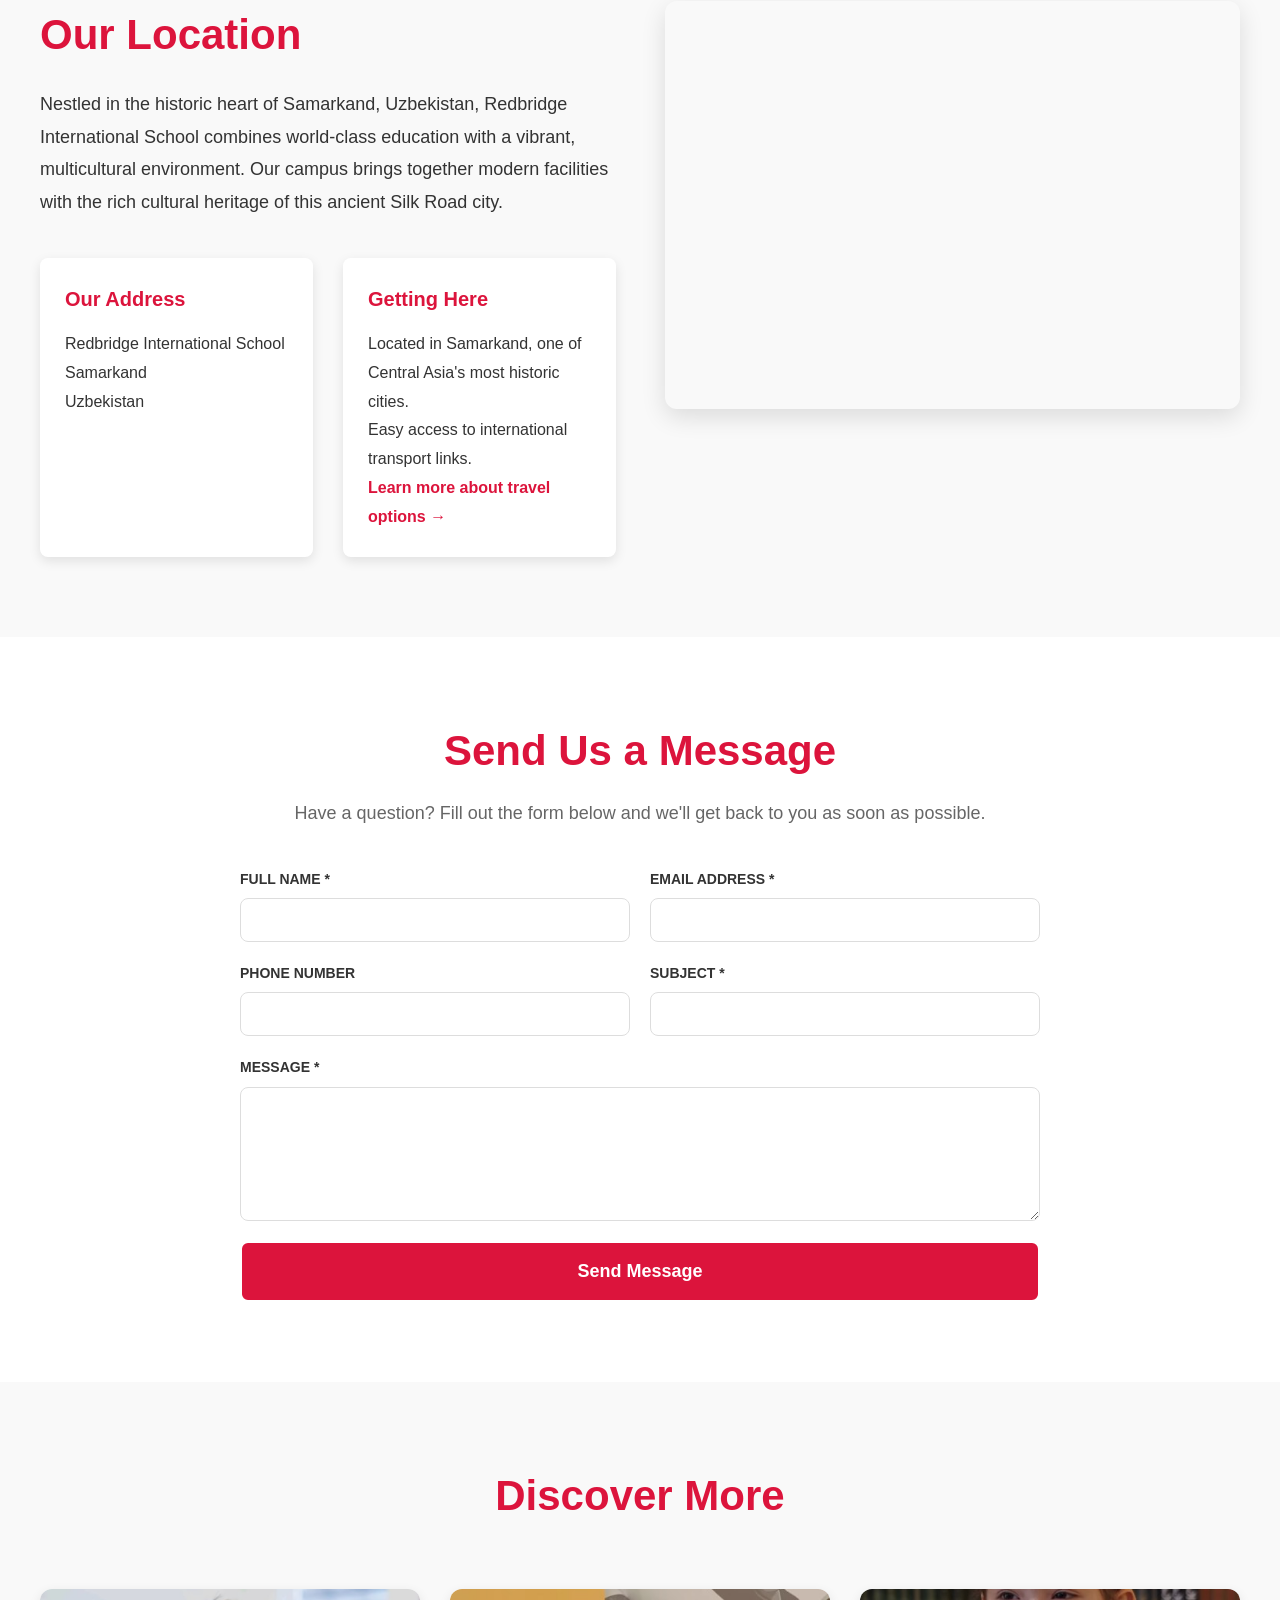
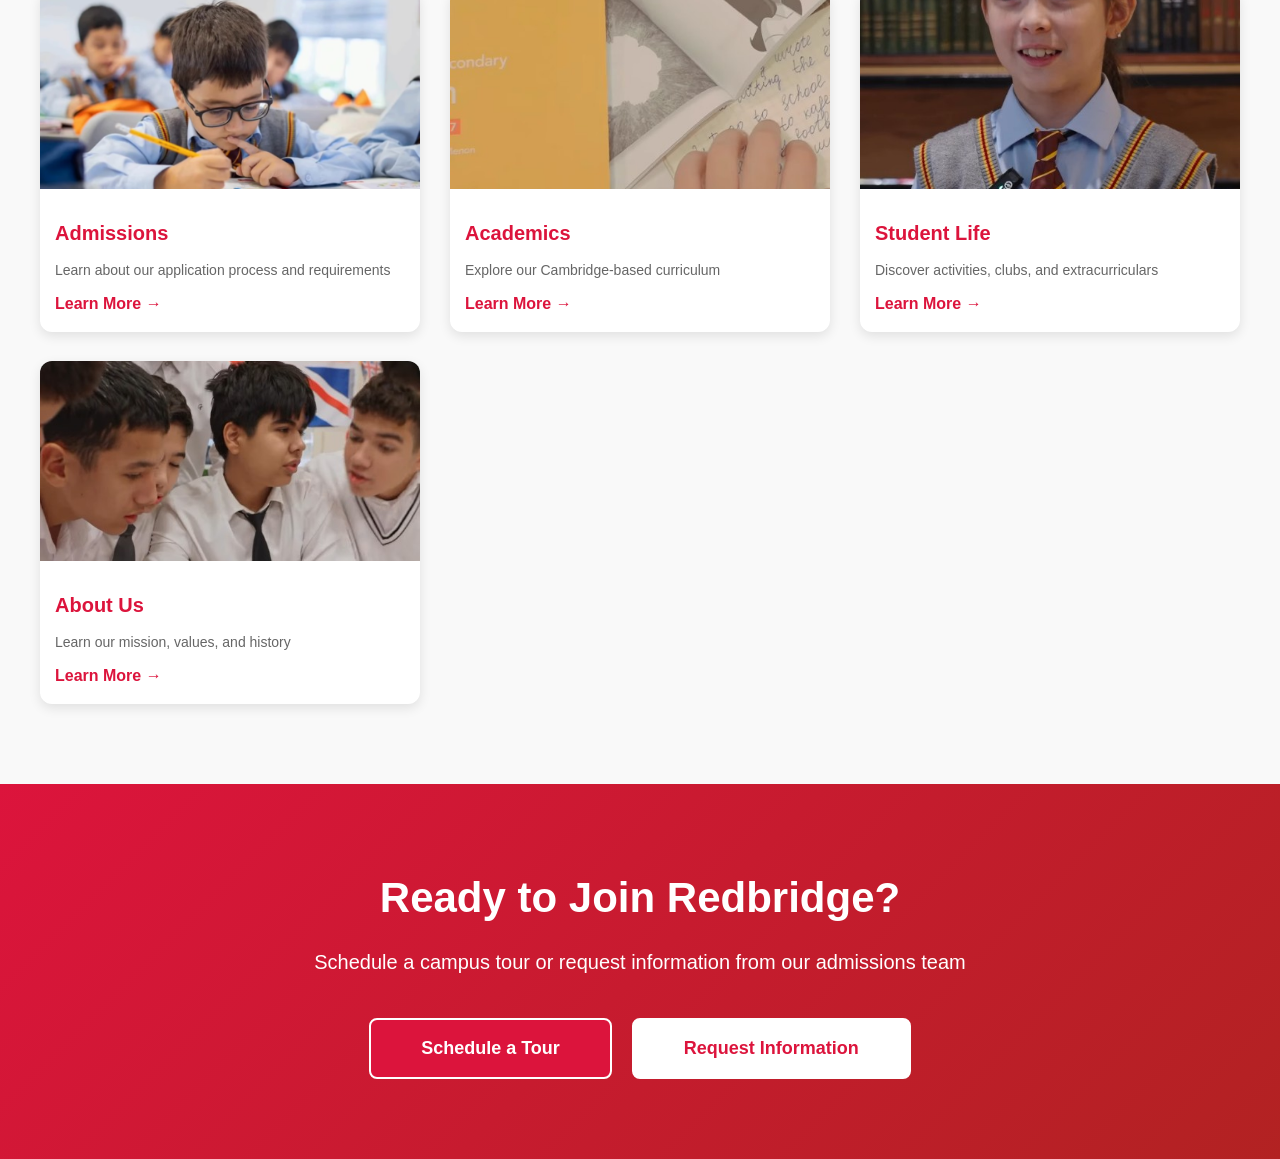
<file: contact.html>
<!DOCTYPE html>
<html lang="en">
<head>
    <meta charset="UTF-8">
    <meta name="viewport" content="width=device-width, initial-scale=1.0">
    <title>Contact Us - Redbridge International School</title>
    <link rel="stylesheet" href="styles.css">
</head>
<body>

<!-- ===== HEADER & NAVIGATION ===== -->
<header class="header">
    <div class="header-container">
        <div class="logo">
            <h1>REDBRIDGE</h1>
        </div>
        <button class="menu-toggle" id="menuToggle">
            <span></span>
            <span></span>
            <span></span>
        </button>
        <nav class="nav-menu" id="navMenu">
            <ul>
                <li><a href="index.html">HOME</a></li>
                <li class="dropdown">
                    <a href="about-us.html">ABOUT US</a>
                    <ul class="submenu">
                        <li><a href="about-us.html">About Redbridge</a></li>
                        <li><a href="about-us.html#mission">Our Mission</a></li>
                        <li><a href="about-us.html#values">Our Values</a></li>
                    </ul>
                </li>
                <li><a href="academics.html">ACADEMICS</a></li>
                <li><a href="divisions.html">DIVISIONS</a></li>
                <li><a href="student-life.html">STUDENT LIFE</a></li>
                <li><a href="admissions.html">ADMISSIONS</a></li>
                <li><a href="news.html">NEWS</a></li>
                <li><a href="contact.html">CONTACT</a></li>
            </ul>
        </nav>
        <button class="enquiry-btn">ENQUIRY</button>
    </div>
</header>

<!-- ===== HERO BANNER ===== -->
<section class="contact-hero">
    <img src="ac2.jpg" alt="Contact Us Banner" class="contact-hero-img">
    <div class="contact-hero-overlay"></div>
    <div class="contact-hero-content">
        <h1>Get In Touch With Us</h1>
        <p>We're here to help answer any questions</p>
    </div>
</section>

<!-- ===== MAIN CONTACT SECTION ===== -->
<section class="contact-main">
    <div class="contact-container">
        <h2 class="contact-title">Contact Us & Location</h2>
        
        <!-- Contact Cards Grid -->
        <div class="contact-cards-grid">
            
            <!-- General Enquiries -->
            <div class="contact-card">
                <div class="contact-card-header">
                    <h3>General Enquiries</h3>
                </div>
                <div class="contact-card-body">
                    <p class="contact-label">Address:</p>
                    <p class="contact-text">
                        Redbridge International School<br>
                        Samarkand, Uzbekistan
                    </p>
                    <p class="contact-label">Phone:</p>
                    <p class="contact-text">
                        <a href="tel:+998712345678">+998 (71) 234-5678</a>
                    </p>
                    <p class="contact-label">Email:</p>
                    <p class="contact-text">
                        <a href="mailto:info@redbridge.uz">info@redbridge.uz</a>
                    </p>
                    <p class="contact-label">Office Hours:</p>
                    <p class="contact-text">
                        Monday - Friday: 8:00 AM - 5:00 PM<br>
                        Saturday & Sunday: Closed
                    </p>
                </div>
            </div>

            <!-- Admissions -->
            <div class="contact-card">
                <div class="contact-card-header">
                    <h3>Admissions</h3>
                </div>
                <div class="contact-card-body">
                    <p class="contact-label">Admissions Director</p>
                    <p class="contact-text">
                        <strong>Phone:</strong><br>
                        <a href="tel:+998712345670">+998 (71) 234-5670</a>
                    </p>
                    <p class="contact-label">Email:</p>
                    <p class="contact-text">
                        <a href="mailto:admissions@redbridge.uz">admissions@redbridge.uz</a>
                    </p>
                    <p class="contact-info">
                        Have questions about enrollment? Our admissions team is ready to assist you with the application process and answer any questions about our programs.
                    </p>
                </div>
            </div>

            <!-- School Leadership -->
            <div class="contact-card">
                <div class="contact-card-header">
                    <h3>School Leadership</h3>
                </div>
                <div class="contact-card-body">
                    <p class="contact-label">Principal's Office</p>
                    <p class="contact-text">
                        <strong>Phone:</strong><br>
                        <a href="tel:+998712345678">+998 (71) 234-5678</a>
                    </p>
                    <p class="contact-label">Email:</p>
                    <p class="contact-text">
                        <a href="mailto:principal@redbridge.uz">principal@redbridge.uz</a>
                    </p>
                    <p class="contact-info">
                        For matters related to school leadership or administrative concerns, please contact our principal's office.
                    </p>
                </div>
            </div>

            <!-- Academic Affairs -->
            <div class="contact-card">
                <div class="contact-card-header">
                    <h3>Academic Affairs</h3>
                </div>
                <div class="contact-card-body">
                    <p class="contact-label">Academic Director</p>
                    <p class="contact-text">
                        <strong>Phone:</strong><br>
                        <a href="tel:+998712345675">+998 (71) 234-5675</a>
                    </p>
                    <p class="contact-label">Email:</p>
                    <p class="contact-text">
                        <a href="mailto:academics@redbridge.uz">academics@redbridge.uz</a>
                    </p>
                    <p class="contact-info">
                        Questions about our Cambridge curriculum or academic programs? Reach out to our Academic Director.
                    </p>
                </div>
            </div>

        </div>
    </div>
</section>

<!-- ===== LOCATION SECTION ===== -->
<section class="location-section">
    <div class="location-container">
        <div class="location-content">
            <h2>Our Location</h2>
            <p class="location-description">
                Nestled in the historic heart of Samarkand, Uzbekistan, Redbridge International School 
                combines world-class education with a vibrant, multicultural environment. Our campus brings 
                together modern facilities with the rich cultural heritage of this ancient Silk Road city.
            </p>
            
            <div class="location-details">
                <div class="location-info">
                    <h3>Our Address</h3>
                    <p>
                        Redbridge International School<br>
                        Samarkand<br>
                        Uzbekistan
                    </p>
                </div>
                
                <div class="location-info">
                    <h3>Getting Here</h3>
                    <p>
                        Located in Samarkand, one of Central Asia's most historic cities.<br>
                        Easy access to international transport links.<br>
                        <a href="#" class="location-link">Learn more about travel options →</a>
                    </p>
                </div>
            </div>
        </div>
        
        <!-- Map -->
        <div class="location-map">
            <iframe src="https://www.google.com/maps/embed?pb=!1m18!1m12!1m3!1d3045.8342169368826!2d67.43396!3d39.65491!2m3!1f0!2f0!3f0!3m2!1i1024!2i768!4f13.1!3m3!1m2!1s0x38ef74e821e7f6ed%3A0x8f3f5f5f5f5f5f5f!2sSamarkand%2C%20Uzbekistan!5e0!3m2!1sen!2sus!4v1234567890" width="100%" height="400" style="border:0;" allowfullscreen="" loading="lazy" referrerpolicy="no-referrer-when-downgrade"></iframe>
        </div>
    </div>
</section>

<!-- ===== CONTACT FORM SECTION ===== -->
<section class="contact-form-section">
    <div class="contact-form-container">
        <h2>Send Us a Message</h2>
        <p>Have a question? Fill out the form below and we'll get back to you as soon as possible.</p>
        
        <form class="contact-form">
            <div class="form-row">
                <div class="form-group">
                    <label for="name">Full Name *</label>
                    <input type="text" id="name" name="name" required>
                </div>
                <div class="form-group">
                    <label for="email">Email Address *</label>
                    <input type="email" id="email" name="email" required>
                </div>
            </div>
            
            <div class="form-row">
                <div class="form-group">
                    <label for="phone">Phone Number</label>
                    <input type="tel" id="phone" name="phone">
                </div>
                <div class="form-group">
                    <label for="subject">Subject *</label>
                    <input type="text" id="subject" name="subject" required>
                </div>
            </div>
            
            <div class="form-group full-width">
                <label for="message">Message *</label>
                <textarea id="message" name="message" rows="6" required></textarea>
            </div>
            
            <button type="submit" class="btn btn-primary large">Send Message</button>
        </form>
    </div>
</section>

<!-- ===== QUICK LINKS SECTION ===== -->
<section class="quick-links-section">
    <h2>Discover More</h2>
    <div class="quick-links-grid">
        <div class="quick-link-card">
            <img src="ac3.jpg" alt="Admissions">
            <h3>Admissions</h3>
            <p>Learn about our application process and requirements</p>
            <a href="admissions.html" class="quick-link-btn">Learn More →</a>
        </div>
        
        <div class="quick-link-card">
            <img src="ac4.jpg" alt="Academics">
            <h3>Academics</h3>
            <p>Explore our Cambridge-based curriculum</p>
            <a href="academics.html" class="quick-link-btn">Learn More →</a>
        </div>
        
        <div class="quick-link-card">
            <img src="ac5.jpg" alt="Student Life">
            <h3>Student Life</h3>
            <p>Discover activities, clubs, and extracurriculars</p>
            <a href="student-life.html" class="quick-link-btn">Learn More →</a>
        </div>
        
        <div class="quick-link-card">
            <img src="ac1.jpg" alt="About Us">
            <h3>About Us</h3>
            <p>Learn our mission, values, and history</p>
            <a href="about-us.html" class="quick-link-btn">Learn More →</a>
        </div>
    </div>
</section>

<!-- ===== FINAL CTA ===== -->
<section class="final-cta">
    <h2>Ready to Join Redbridge?</h2>
    <p>Schedule a campus tour or request information from our admissions team</p>
    <div class="cta-buttons">
        <button class="btn btn-primary large">Schedule a Tour</button>
        <button class="btn btn-secondary large">Request Information</button>
    </div>
</section>

<script>
    // Mobile Menu Toggle
    const menuToggle = document.getElementById('menuToggle');
    const navMenu = document.getElementById('navMenu');
    
    if (menuToggle) {
        menuToggle.addEventListener('click', () => {
            menuToggle.classList.toggle('active');
            navMenu.classList.toggle('active');
        });
    }
    
    // Close menu when clicking on a link
    if (navMenu) {
        const navLinks = navMenu.querySelectorAll('a');
        navLinks.forEach(link => {
            link.addEventListener('click', () => {
                menuToggle.classList.remove('active');
                navMenu.classList.remove('active');
            });
        });
    }
</script>

</body>
</html>
</file>
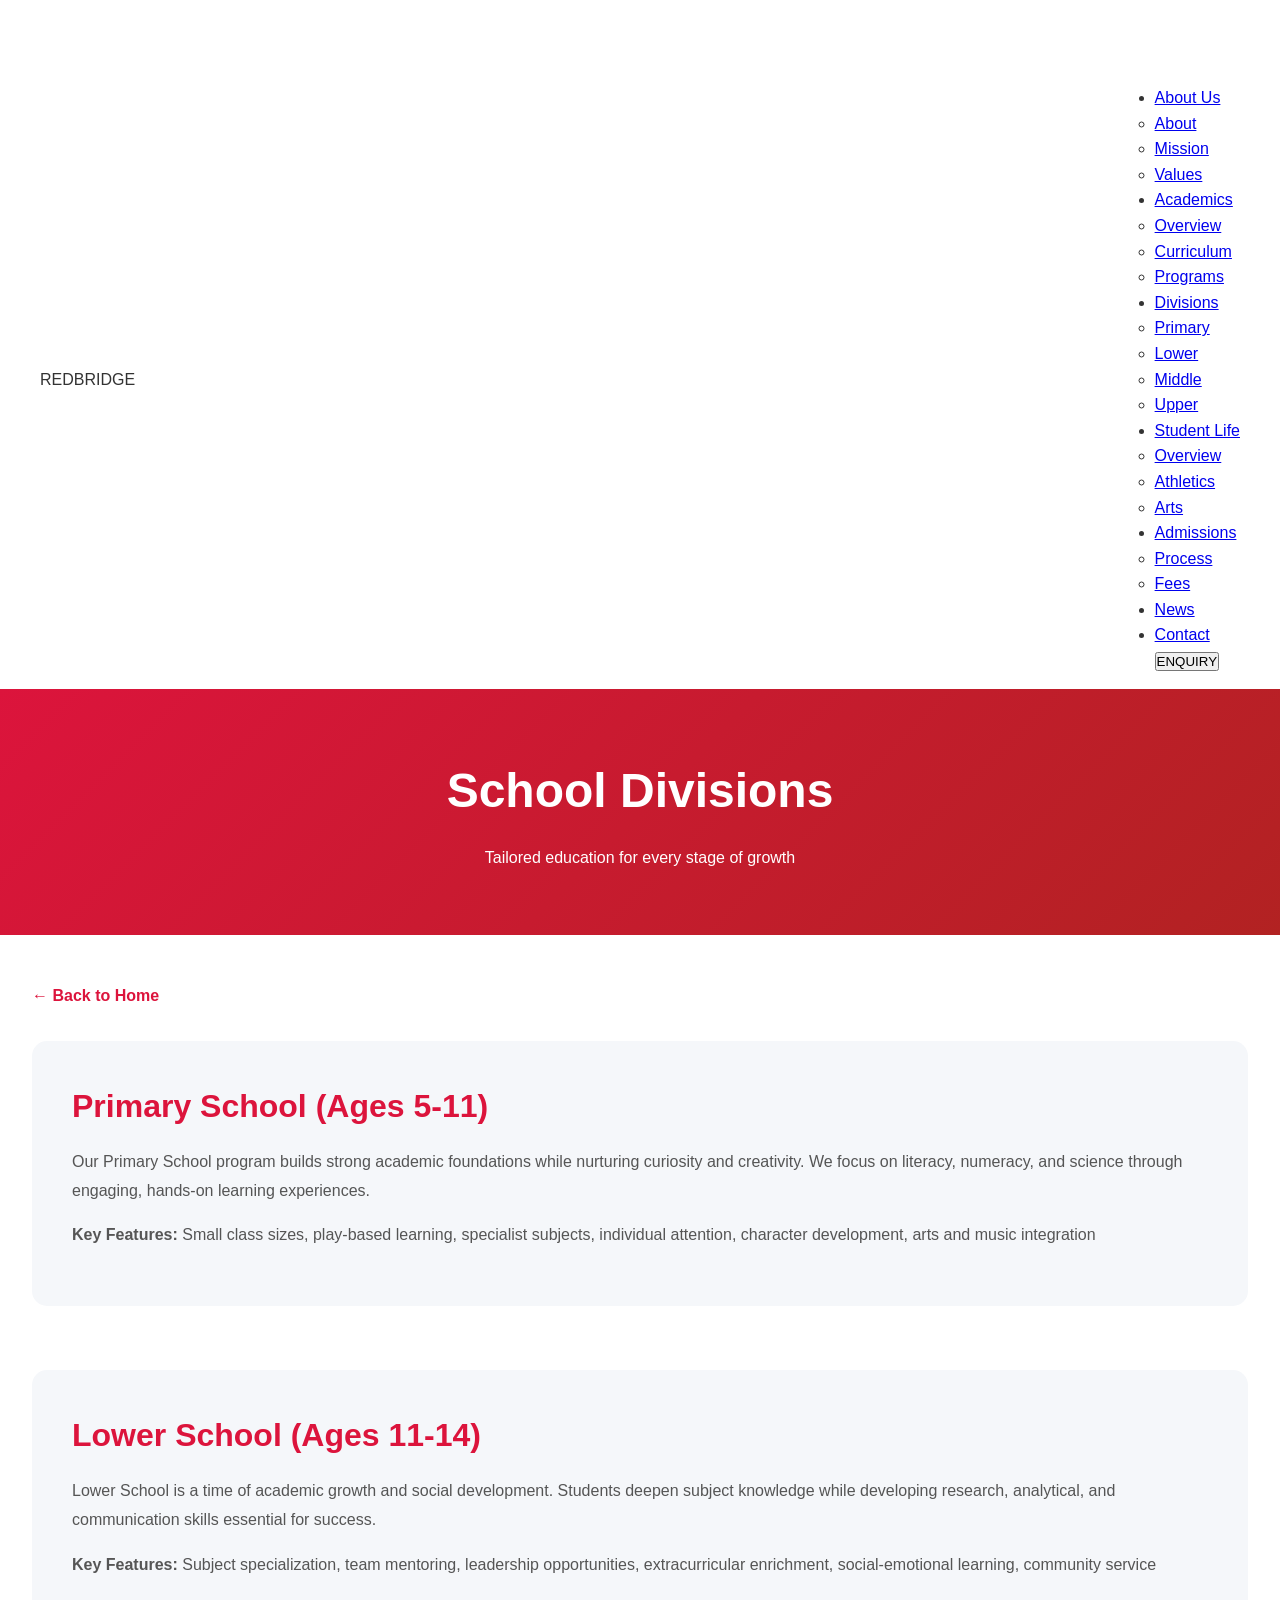
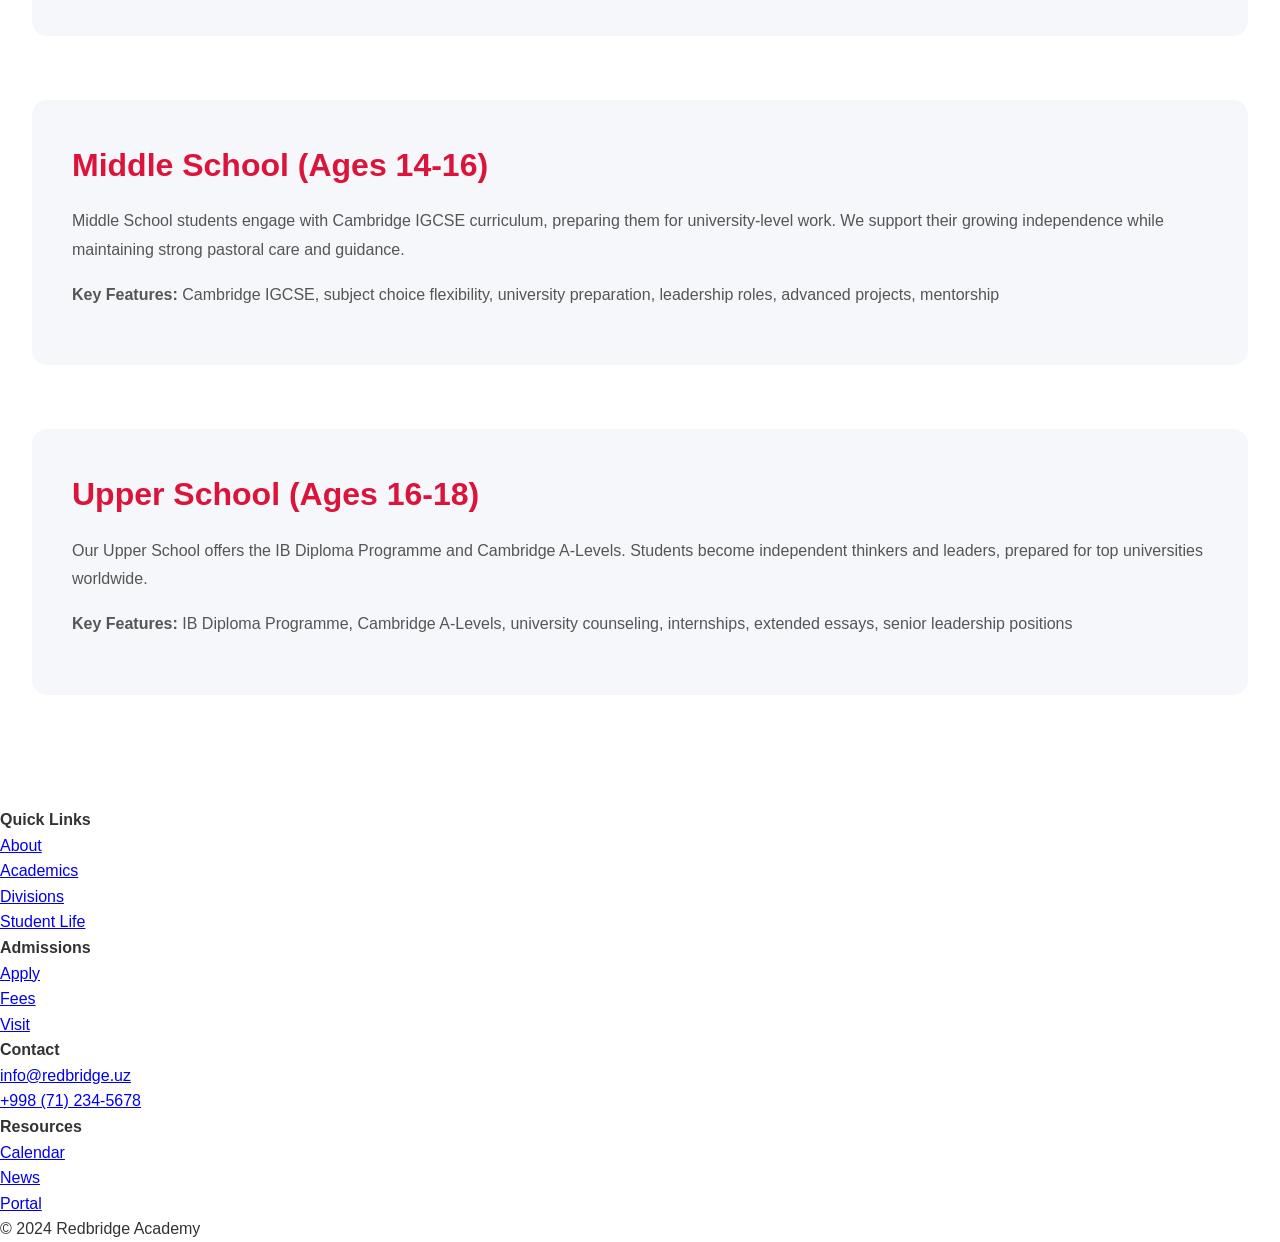
<file: divisions.html>
<!DOCTYPE html>
<html lang="en">
<head>
    <meta charset="UTF-8">
    <meta name="viewport" content="width=device-width, initial-scale=1.0">
    <title>Divisions - Redbridge Academy</title>
    <link rel="stylesheet" href="styles.css">
    <style>
        .content { max-width: 1400px; margin: 0 auto; padding: 3rem 2rem; }
        .page-header { background: linear-gradient(135deg, #DC143C 0%, #B22222 100%); color: white; padding: 4rem 2rem; text-align: center; }
        .page-header h1 { font-size: 3rem; margin-bottom: 1rem; font-weight: 900; }
        .division { margin-bottom: 4rem; padding: 2.5rem; background: #F5F7FA; border-radius: 15px; }
        .division h2 { color: #DC143C; font-size: 2rem; margin-bottom: 1rem; }
        .division p { color: #555; line-height: 1.8; margin-bottom: 1rem; }
        .back-link { display: inline-block; margin-bottom: 2rem; color: #DC143C; text-decoration: none; font-weight: 700; }
    </style>
</head>
<body>
    <header>
        <div class="header-container">
            <div class="logo">REDBRIDGE</div>
            <button class="menu-toggle" id="menuToggle">☰</button>
            <nav id="navbar">
                <ul id="navMenu">
                    <li><a href="index.html">About Us</a><ul class="dropdown"><li><a href="about-us.html">About</a></li><li><a href="about-us.html#mission">Mission</a></li><li><a href="about-us.html#values">Values</a></li></ul></li>
                    <li><a href="academics.html">Academics</a><ul class="dropdown"><li><a href="academics.html">Overview</a></li><li><a href="academics.html#curriculum">Curriculum</a></li><li><a href="academics.html#programs">Programs</a></li></ul></li>
                    <li><a href="divisions.html">Divisions</a><ul class="dropdown"><li><a href="divisions.html#primary">Primary</a></li><li><a href="divisions.html#lower">Lower</a></li><li><a href="divisions.html#middle">Middle</a></li><li><a href="divisions.html#upper">Upper</a></li></ul></li>
                    <li><a href="student-life.html">Student Life</a><ul class="dropdown"><li><a href="student-life.html">Overview</a></li><li><a href="student-life.html#athletics">Athletics</a></li><li><a href="student-life.html#arts">Arts</a></li></ul></li>
                    <li><a href="admissions.html">Admissions</a><ul class="dropdown"><li><a href="admissions.html">Process</a></li><li><a href="admissions.html#fees">Fees</a></li></ul></li>
                    <li><a href="news.html">News</a></li>
                    <li><a href="contact.html">Contact</a></li>
                </ul>
                <button class="btn-enquiry">ENQUIRY</button>
            </nav>
        </div>
    </header>

    <div class="page-header">
        <h1>School Divisions</h1>
        <p>Tailored education for every stage of growth</p>
    </div>

    <div class="content">
        <a href="index.html" class="back-link">← Back to Home</a>

        <div class="division" id="primary">
            <h2>Primary School (Ages 5-11)</h2>
            <p>Our Primary School program builds strong academic foundations while nurturing curiosity and creativity. We focus on literacy, numeracy, and science through engaging, hands-on learning experiences.</p>
            <p><strong>Key Features:</strong> Small class sizes, play-based learning, specialist subjects, individual attention, character development, arts and music integration</p>
        </div>

        <div class="division" id="lower">
            <h2>Lower School (Ages 11-14)</h2>
            <p>Lower School is a time of academic growth and social development. Students deepen subject knowledge while developing research, analytical, and communication skills essential for success.</p>
            <p><strong>Key Features:</strong> Subject specialization, team mentoring, leadership opportunities, extracurricular enrichment, social-emotional learning, community service</p>
        </div>

        <div class="division" id="middle">
            <h2>Middle School (Ages 14-16)</h2>
            <p>Middle School students engage with Cambridge IGCSE curriculum, preparing them for university-level work. We support their growing independence while maintaining strong pastoral care and guidance.</p>
            <p><strong>Key Features:</strong> Cambridge IGCSE, subject choice flexibility, university preparation, leadership roles, advanced projects, mentorship</p>
        </div>

        <div class="division" id="upper">
            <h2>Upper School (Ages 16-18)</h2>
            <p>Our Upper School offers the IB Diploma Programme and Cambridge A-Levels. Students become independent thinkers and leaders, prepared for top universities worldwide.</p>
            <p><strong>Key Features:</strong> IB Diploma Programme, Cambridge A-Levels, university counseling, internships, extended essays, senior leadership positions</p>
        </div>
    </div>

    <footer>
        <div class="footer-container">
            <div class="footer-grid">
                <div class="footer-section"><h4>Quick Links</h4><ul><li><a href="about-us.html">About</a></li><li><a href="academics.html">Academics</a></li><li><a href="divisions.html">Divisions</a></li><li><a href="student-life.html">Student Life</a></li></ul></div>
                <div class="footer-section"><h4>Admissions</h4><ul><li><a href="admissions.html">Apply</a></li><li><a href="admissions.html#fees">Fees</a></li><li><a href="admissions.html">Visit</a></li></ul></div>
                <div class="footer-section"><h4>Contact</h4><ul><li><a href="mailto:info@redbridge.uz">info@redbridge.uz</a></li><li><a href="tel:+998712345678">+998 (71) 234-5678</a></li></ul></div>
                <div class="footer-section"><h4>Resources</h4><ul><li><a href="#">Calendar</a></li><li><a href="news.html">News</a></li><li><a href="#">Portal</a></li></ul></div>
            </div>
            <div class="footer-bottom"><p>&copy; 2024 Redbridge Academy</p></div>
        </div>
    </footer>

    <script>
        document.getElementById('menuToggle').addEventListener('click', () => {
            document.getElementById('navMenu').classList.toggle('active');
        });
    </script>
</body>
</html>
</file>
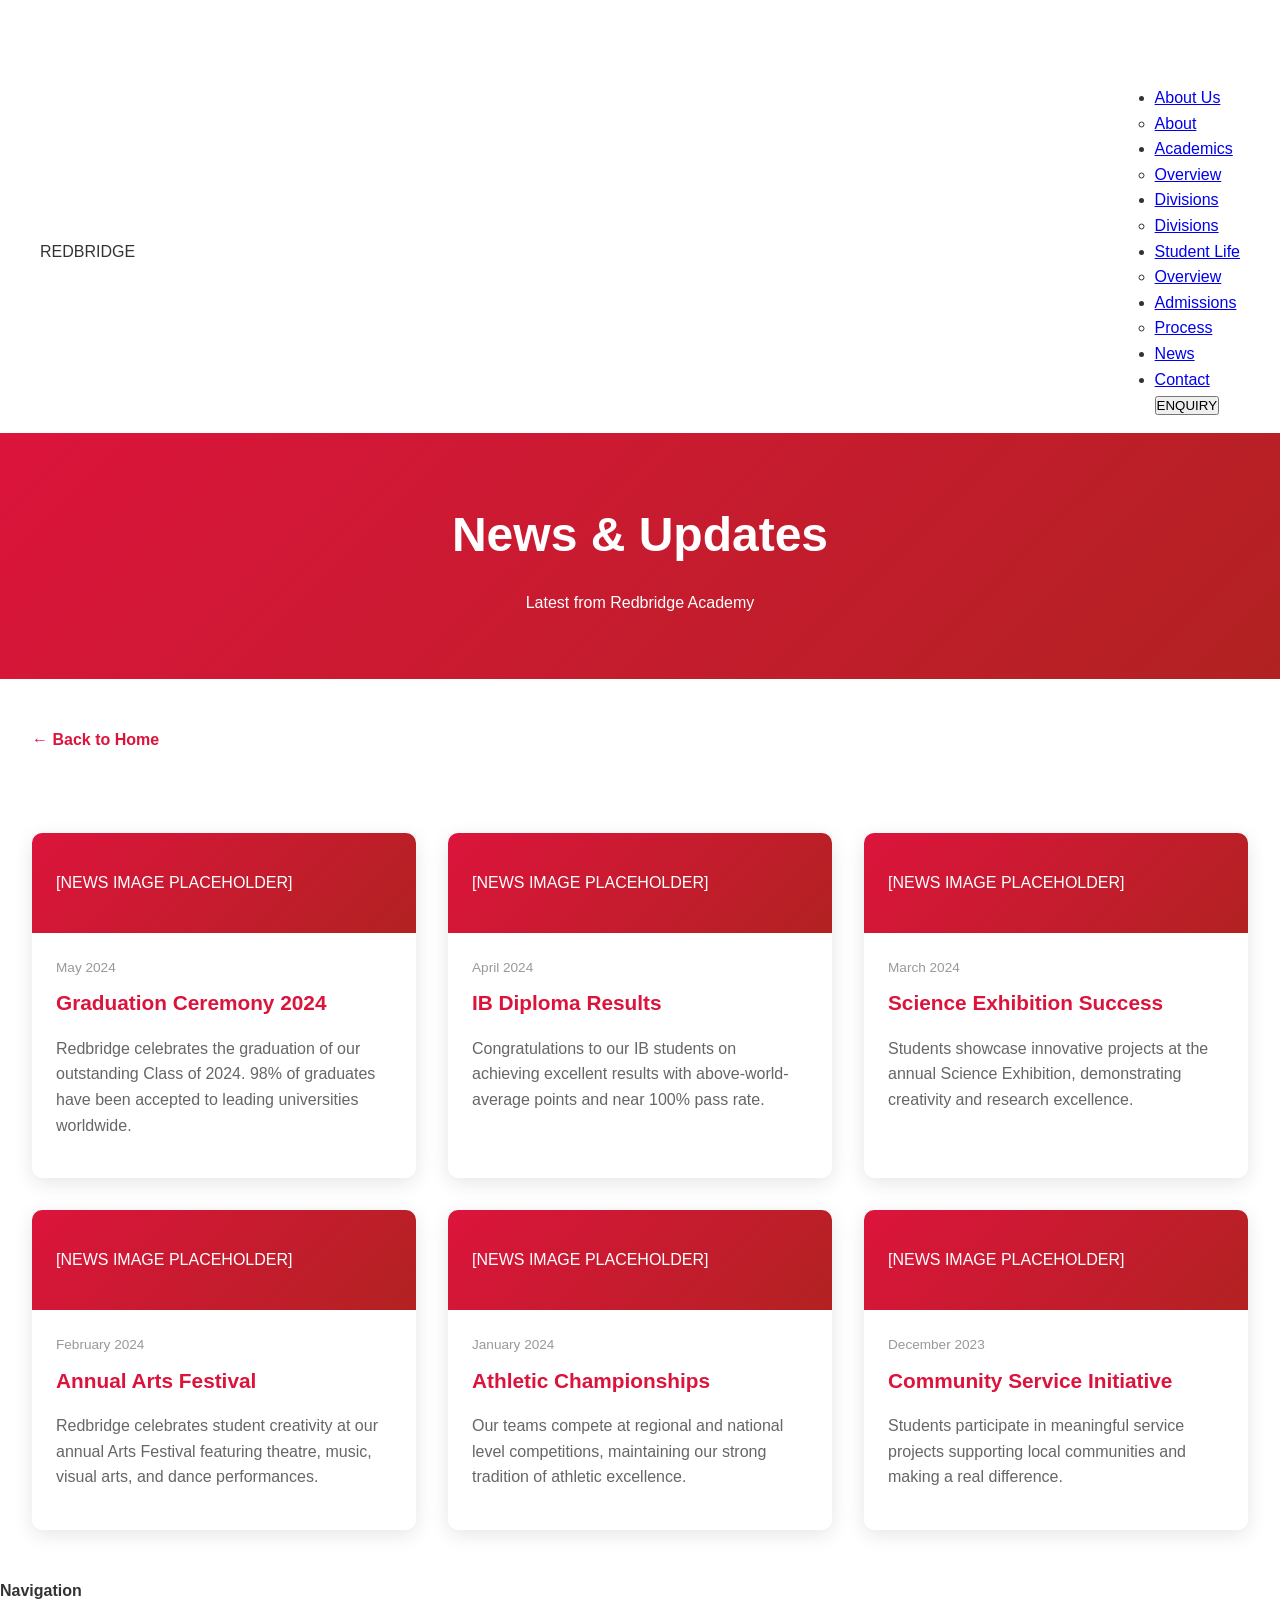
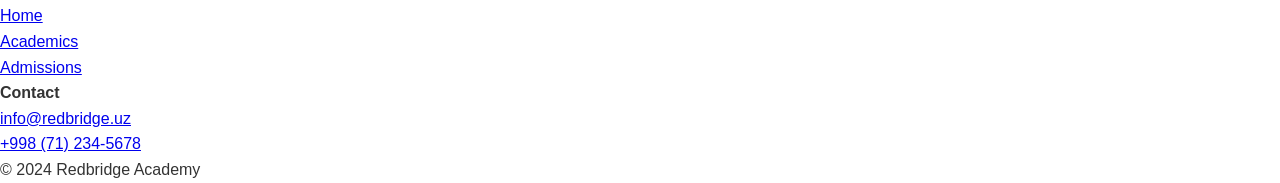
<file: news.html>
<!DOCTYPE html>
<html lang="en">
<head>
    <meta charset="UTF-8">
    <meta name="viewport" content="width=device-width, initial-scale=1.0">
    <title>News - Redbridge Academy</title>
    <link rel="stylesheet" href="styles.css">
    <style>
        .content { max-width: 1400px; margin: 0 auto; padding: 3rem 2rem; }
        .page-header { background: linear-gradient(135deg, #DC143C 0%, #B22222 100%); color: white; padding: 4rem 2rem; text-align: center; }
        .page-header h1 { font-size: 3rem; margin-bottom: 1rem; font-weight: 900; }
        .news-grid { display: grid; grid-template-columns: repeat(auto-fit, minmax(300px, 1fr)); gap: 2rem; margin-top: 3rem; }
        .news-card { background: white; border-radius: 10px; overflow: hidden; box-shadow: 0 5px 20px rgba(0,0,0,0.1); transition: all 0.3s; }
        .news-card:hover { transform: translateY(-10px); box-shadow: 0 15px 40px rgba(220,20,60,0.2); }
        .news-header { background: linear-gradient(135deg, #DC143C 0%, #B22222 100%); color: white; padding: 1.5rem; height: 100px; display: flex; align-items: center; }
        .news-content { padding: 1.5rem; }
        .news-date { color: #999; font-size: 0.85rem; margin-bottom: 0.5rem; }
        .news-content h3 { color: #DC143C; margin-bottom: 1rem; font-size: 1.3rem; }
        .news-content p { color: #666; line-height: 1.6; margin-bottom: 1rem; }
        .back-link { display: inline-block; margin-bottom: 2rem; color: #DC143C; text-decoration: none; font-weight: 700; }
    </style>
</head>
<body>
    <header>
        <div class="header-container">
            <div class="logo">REDBRIDGE</div>
            <button class="menu-toggle" id="menuToggle">☰</button>
            <nav id="navbar">
                <ul id="navMenu">
                    <li><a href="index.html">About Us</a><ul class="dropdown"><li><a href="about-us.html">About</a></li></ul></li>
                    <li><a href="academics.html">Academics</a><ul class="dropdown"><li><a href="academics.html">Overview</a></li></ul></li>
                    <li><a href="divisions.html">Divisions</a><ul class="dropdown"><li><a href="divisions.html">Divisions</a></li></ul></li>
                    <li><a href="student-life.html">Student Life</a><ul class="dropdown"><li><a href="student-life.html">Overview</a></li></ul></li>
                    <li><a href="admissions.html">Admissions</a><ul class="dropdown"><li><a href="admissions.html">Process</a></li></ul></li>
                    <li><a href="news.html">News</a></li>
                    <li><a href="contact.html">Contact</a></li>
                </ul>
                <button class="btn-enquiry">ENQUIRY</button>
            </nav>
        </div>
    </header>

    <div class="page-header">
        <h1>News & Updates</h1>
        <p>Latest from Redbridge Academy</p>
    </div>

    <div class="content">
        <a href="index.html" class="back-link">← Back to Home</a>

        <div class="news-grid">
            <div class="news-card">
                <div class="news-header">[NEWS IMAGE PLACEHOLDER]</div>
                <div class="news-content">
                    <div class="news-date">May 2024</div>
                    <h3>Graduation Ceremony 2024</h3>
                    <p>Redbridge celebrates the graduation of our outstanding Class of 2024. 98% of graduates have been accepted to leading universities worldwide.</p>
                </div>
            </div>

            <div class="news-card">
                <div class="news-header">[NEWS IMAGE PLACEHOLDER]</div>
                <div class="news-content">
                    <div class="news-date">April 2024</div>
                    <h3>IB Diploma Results</h3>
                    <p>Congratulations to our IB students on achieving excellent results with above-world-average points and near 100% pass rate.</p>
                </div>
            </div>

            <div class="news-card">
                <div class="news-header">[NEWS IMAGE PLACEHOLDER]</div>
                <div class="news-content">
                    <div class="news-date">March 2024</div>
                    <h3>Science Exhibition Success</h3>
                    <p>Students showcase innovative projects at the annual Science Exhibition, demonstrating creativity and research excellence.</p>
                </div>
            </div>

            <div class="news-card">
                <div class="news-header">[NEWS IMAGE PLACEHOLDER]</div>
                <div class="news-content">
                    <div class="news-date">February 2024</div>
                    <h3>Annual Arts Festival</h3>
                    <p>Redbridge celebrates student creativity at our annual Arts Festival featuring theatre, music, visual arts, and dance performances.</p>
                </div>
            </div>

            <div class="news-card">
                <div class="news-header">[NEWS IMAGE PLACEHOLDER]</div>
                <div class="news-content">
                    <div class="news-date">January 2024</div>
                    <h3>Athletic Championships</h3>
                    <p>Our teams compete at regional and national level competitions, maintaining our strong tradition of athletic excellence.</p>
                </div>
            </div>

            <div class="news-card">
                <div class="news-header">[NEWS IMAGE PLACEHOLDER]</div>
                <div class="news-content">
                    <div class="news-date">December 2023</div>
                    <h3>Community Service Initiative</h3>
                    <p>Students participate in meaningful service projects supporting local communities and making a real difference.</p>
                </div>
            </div>
        </div>
    </div>

    <footer>
        <div class="footer-container">
            <div class="footer-grid">
                <div class="footer-section"><h4>Navigation</h4><ul><li><a href="index.html">Home</a></li><li><a href="academics.html">Academics</a></li><li><a href="admissions.html">Admissions</a></li></ul></div>
                <div class="footer-section"><h4>Contact</h4><ul><li><a href="mailto:info@redbridge.uz">info@redbridge.uz</a></li><li><a href="tel:+998712345678">+998 (71) 234-5678</a></li></ul></div>
            </div>
            <div class="footer-bottom"><p>&copy; 2024 Redbridge Academy</p></div>
        </div>
    </footer>

    <script>
        document.getElementById('menuToggle').addEventListener('click', () => {
            document.getElementById('navMenu').classList.toggle('active');
        });
    </script>
</body>
</html>
</file>
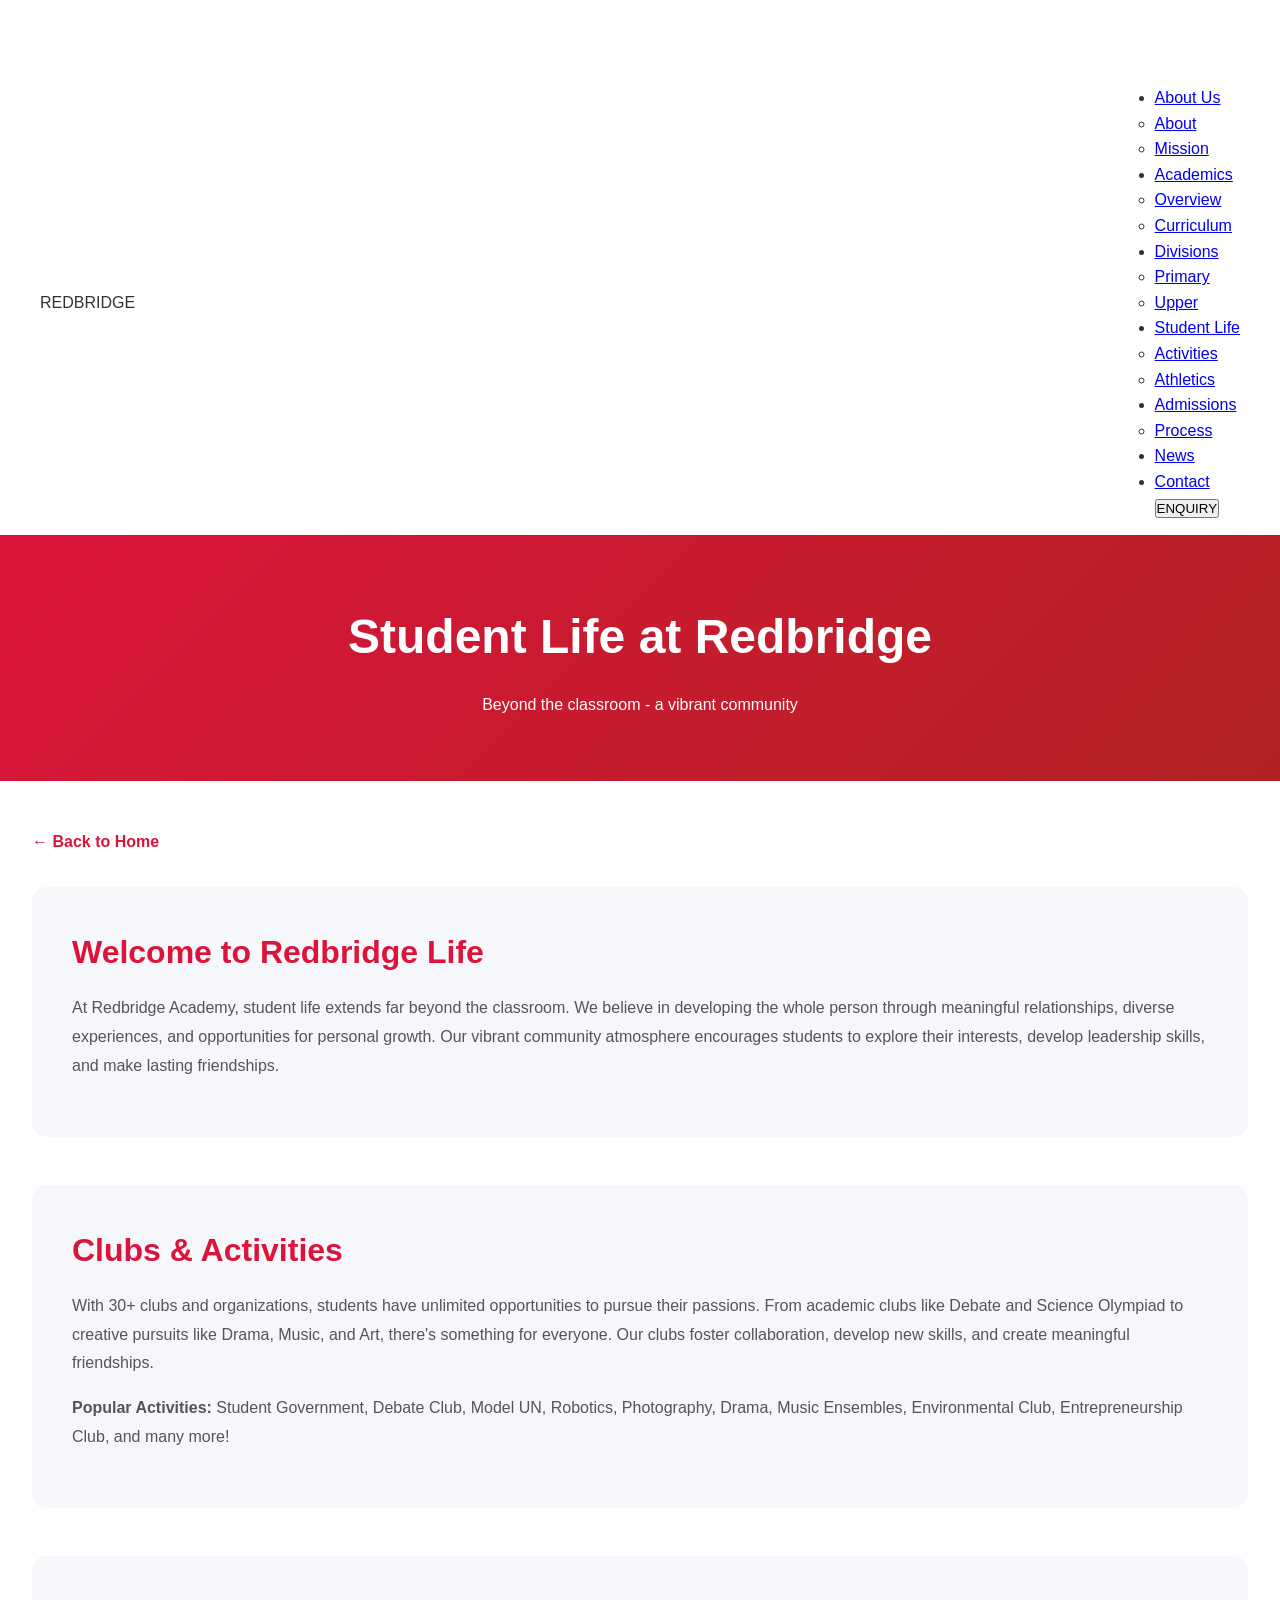
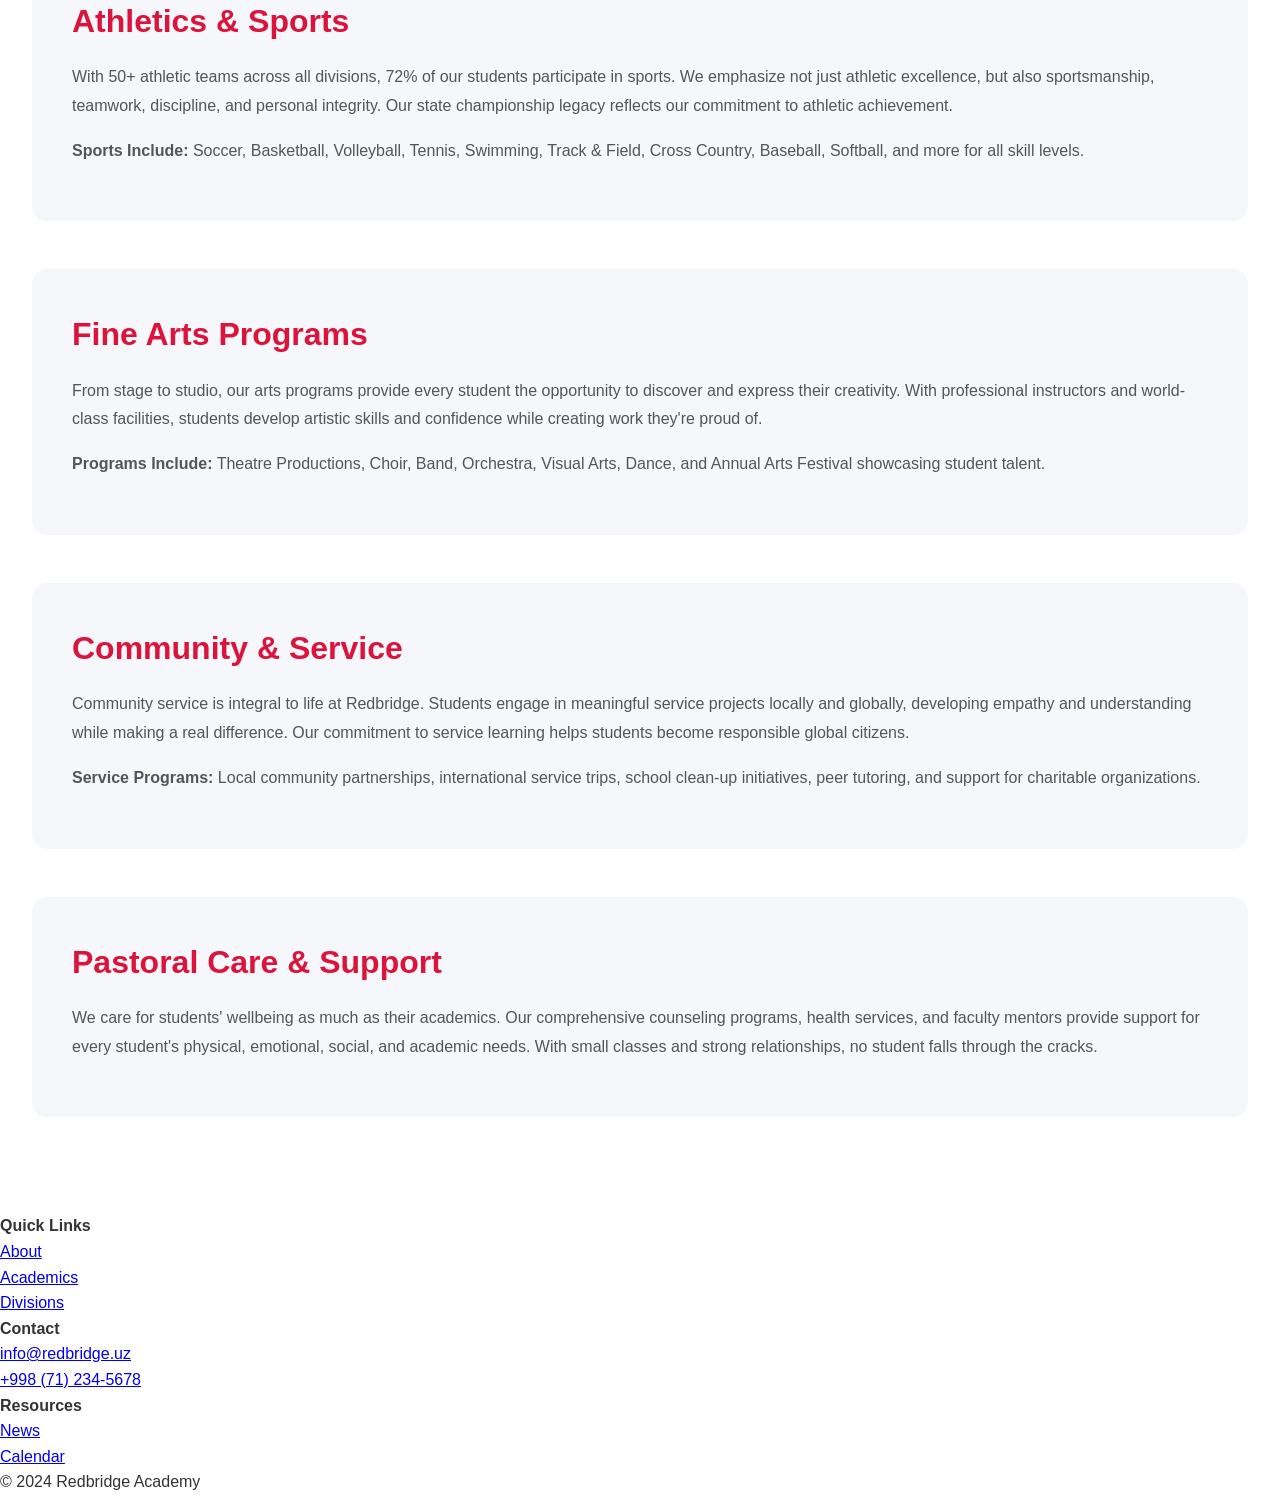
<file: student-life.html>
<!DOCTYPE html>
<html lang="en">
<head>
    <meta charset="UTF-8">
    <meta name="viewport" content="width=device-width, initial-scale=1.0">
    <title>Student Life - Redbridge Academy</title>
    <link rel="stylesheet" href="styles.css">
    <style>
        .content { max-width: 1400px; margin: 0 auto; padding: 3rem 2rem; }
        .page-header { background: linear-gradient(135deg, #DC143C 0%, #B22222 100%); color: white; padding: 4rem 2rem; text-align: center; }
        .page-header h1 { font-size: 3rem; margin-bottom: 1rem; font-weight: 900; }
        .section { margin-bottom: 3rem; padding: 2.5rem; background: #F5F7FA; border-radius: 15px; }
        .section h2 { color: #DC143C; font-size: 2rem; margin-bottom: 1rem; }
        .section p { color: #555; line-height: 1.8; margin-bottom: 1rem; }
        .back-link { display: inline-block; margin-bottom: 2rem; color: #DC143C; text-decoration: none; font-weight: 700; }
    </style>
</head>
<body>
    <header>
        <div class="header-container">
            <div class="logo">REDBRIDGE</div>
            <button class="menu-toggle" id="menuToggle">☰</button>
            <nav id="navbar">
                <ul id="navMenu">
                    <li><a href="index.html">About Us</a><ul class="dropdown"><li><a href="about-us.html">About</a></li><li><a href="about-us.html#mission">Mission</a></li></ul></li>
                    <li><a href="academics.html">Academics</a><ul class="dropdown"><li><a href="academics.html">Overview</a></li><li><a href="academics.html#curriculum">Curriculum</a></li></ul></li>
                    <li><a href="divisions.html">Divisions</a><ul class="dropdown"><li><a href="divisions.html#primary">Primary</a></li><li><a href="divisions.html#upper">Upper</a></li></ul></li>
                    <li><a href="student-life.html">Student Life</a><ul class="dropdown"><li><a href="student-life.html#activities">Activities</a></li><li><a href="student-life.html#athletics">Athletics</a></li></ul></li>
                    <li><a href="admissions.html">Admissions</a><ul class="dropdown"><li><a href="admissions.html">Process</a></li></ul></li>
                    <li><a href="news.html">News</a></li>
                    <li><a href="contact.html">Contact</a></li>
                </ul>
                <button class="btn-enquiry">ENQUIRY</button>
            </nav>
        </div>
    </header>

    <div class="page-header">
        <h1>Student Life at Redbridge</h1>
        <p>Beyond the classroom - a vibrant community</p>
    </div>

    <div class="content">
        <a href="index.html" class="back-link">← Back to Home</a>

        <div class="section">
            <h2>Welcome to Redbridge Life</h2>
            <p>At Redbridge Academy, student life extends far beyond the classroom. We believe in developing the whole person through meaningful relationships, diverse experiences, and opportunities for personal growth. Our vibrant community atmosphere encourages students to explore their interests, develop leadership skills, and make lasting friendships.</p>
        </div>

        <div class="section" id="activities">
            <h2>Clubs & Activities</h2>
            <p>With 30+ clubs and organizations, students have unlimited opportunities to pursue their passions. From academic clubs like Debate and Science Olympiad to creative pursuits like Drama, Music, and Art, there's something for everyone. Our clubs foster collaboration, develop new skills, and create meaningful friendships.</p>
            <p><strong>Popular Activities:</strong> Student Government, Debate Club, Model UN, Robotics, Photography, Drama, Music Ensembles, Environmental Club, Entrepreneurship Club, and many more!</p>
        </div>

        <div class="section" id="athletics">
            <h2>Athletics & Sports</h2>
            <p>With 50+ athletic teams across all divisions, 72% of our students participate in sports. We emphasize not just athletic excellence, but also sportsmanship, teamwork, discipline, and personal integrity. Our state championship legacy reflects our commitment to athletic achievement.</p>
            <p><strong>Sports Include:</strong> Soccer, Basketball, Volleyball, Tennis, Swimming, Track & Field, Cross Country, Baseball, Softball, and more for all skill levels.</p>
        </div>

        <div class="section" id="arts">
            <h2>Fine Arts Programs</h2>
            <p>From stage to studio, our arts programs provide every student the opportunity to discover and express their creativity. With professional instructors and world-class facilities, students develop artistic skills and confidence while creating work they're proud of.</p>
            <p><strong>Programs Include:</strong> Theatre Productions, Choir, Band, Orchestra, Visual Arts, Dance, and Annual Arts Festival showcasing student talent.</p>
        </div>

        <div class="section" id="community">
            <h2>Community & Service</h2>
            <p>Community service is integral to life at Redbridge. Students engage in meaningful service projects locally and globally, developing empathy and understanding while making a real difference. Our commitment to service learning helps students become responsible global citizens.</p>
            <p><strong>Service Programs:</strong> Local community partnerships, international service trips, school clean-up initiatives, peer tutoring, and support for charitable organizations.</p>
        </div>

        <div class="section">
            <h2>Pastoral Care & Support</h2>
            <p>We care for students' wellbeing as much as their academics. Our comprehensive counseling programs, health services, and faculty mentors provide support for every student's physical, emotional, social, and academic needs. With small classes and strong relationships, no student falls through the cracks.</p>
        </div>
    </div>

    <footer>
        <div class="footer-container">
            <div class="footer-grid">
                <div class="footer-section"><h4>Quick Links</h4><ul><li><a href="about-us.html">About</a></li><li><a href="academics.html">Academics</a></li><li><a href="divisions.html">Divisions</a></li></ul></div>
                <div class="footer-section"><h4>Contact</h4><ul><li><a href="mailto:info@redbridge.uz">info@redbridge.uz</a></li><li><a href="tel:+998712345678">+998 (71) 234-5678</a></li></ul></div>
                <div class="footer-section"><h4>Resources</h4><ul><li><a href="news.html">News</a></li><li><a href="#">Calendar</a></li></ul></div>
            </div>
            <div class="footer-bottom"><p>&copy; 2024 Redbridge Academy</p></div>
        </div>
    </footer>

    <script>
        document.getElementById('menuToggle').addEventListener('click', () => {
            document.getElementById('navMenu').classList.toggle('active');
        });
    </script>
</body>
</html>
</file>
<file: styles.css>
/* ===== GLOBAL RESET ===== */
* {
    margin: 0;
    padding: 0;
    box-sizing: border-box;
}

:root {
    --primary-red: #DC143C;
    --dark-red: #B22222;
    --white: #FFFFFF;
    --light-gray: #F5F7FA;
}

html {
    scroll-behavior: smooth;
}

body {
    font-family: 'Segoe UI', Tahoma, Geneva, Verdana, sans-serif;
    line-height: 1.6;
    color: #333;
    background: white;
    padding-top: 70px;
}

/* ===== ANIMATIONS ===== */
@keyframes fadeInUp {
    from {
        opacity: 0;
        transform: translateY(40px);
    }
    to {
        opacity: 1;
        transform: translateY(0);
    }
}

@keyframes fadeInDown {
    from {
        opacity: 0;
        transform: translateY(-40px);
    }
    to {
        opacity: 1;
        transform: translateY(0);
    }
}

@keyframes fadeIn {
    from {
        opacity: 0;
    }
    to {
        opacity: 1;
    }
}

@keyframes slideInLeft {
    from {
        opacity: 0;
        transform: translateX(-50px);
    }
    to {
        opacity: 1;
        transform: translateX(0);
    }
}

@keyframes slideInRight {
    from {
        opacity: 0;
        transform: translateX(50px);
    }
    to {
        opacity: 1;
        transform: translateX(0);
    }
}

@keyframes slideInUp {
    from {
        opacity: 0;
        transform: translateY(30px);
    }
    to {
        opacity: 1;
        transform: translateY(0);
    }
}

@keyframes scaleIn {
    from {
        opacity: 0;
        transform: scale(0.9);
    }
    to {
        opacity: 1;
        transform: scale(1);
    }
}

@keyframes zoomIn {
    from {
        transform: scale(1.1);
        opacity: 0;
    }
    to {
        transform: scale(1);
        opacity: 1;
    }
}

@keyframes pulse {
    0% {
        box-shadow: 0 0 0 0 rgba(220, 20, 60, 0.7);
    }
    70% {
        box-shadow: 0 0 0 10px rgba(220, 20, 60, 0);
    }
    100% {
        box-shadow: 0 0 0 0 rgba(220, 20, 60, 0);
    }
}

/* ===== HEADER & NAVIGATION ===== */
.header {
    position: fixed;
    top: 0;
    left: 0;
    right: 0;
    background: rgba(255, 255, 255, 0.98);
    box-shadow: 0 2px 10px rgba(0, 0, 0, 0.1);
    z-index: 1000;
    padding: 0;
    backdrop-filter: blur(10px);
}

.header-container {
    max-width: 1400px;
    margin: 0 auto;
    padding: 15px 40px;
    display: flex;
    align-items: center;
    justify-content: space-between;
    gap: 30px;
}

.logo h1 {
    font-size: 24px;
    color: #DC143C;
    font-weight: bold;
    margin: 0;
    letter-spacing: 2px;
    white-space: nowrap;
}

/* Navigation Menu */
.nav-menu {
    display: flex;
    margin: 0;
    padding: 0;
    flex: 1;
    justify-content: center;
}

.nav-menu ul {
    display: flex;
    list-style: none;
    margin: 0;
    padding: 0;
    gap: 0;
}

.nav-menu a {
    display: block;
    padding: 15px 18px;
    color: #333;
    text-decoration: none;
    font-weight: 600;
    font-size: 13px;
    transition: all 0.3s ease;
    position: relative;
    text-transform: uppercase;
    white-space: nowrap;
}

.nav-menu a:hover {
    color: #DC143C;
    background: rgba(220, 20, 60, 0.05);
}

.nav-menu a:after {
    content: '';
    position: absolute;
    bottom: 0;
    left: 0;
    width: 0;
    height: 3px;
    background: #DC143C;
    transition: width 0.3s ease;
}

.nav-menu a:hover:after {
    width: 100%;
}

/* Dropdown */
.dropdown {
    position: relative;
}

.submenu {
    position: absolute;
    top: 100%;
    left: 0;
    background: white;
    flex-direction: column;
    min-width: 200px;
    box-shadow: 0 8px 16px rgba(0, 0, 0, 0.1);
    border-radius: 0 0 8px 8px;
    opacity: 0;
    visibility: hidden;
    transform: translateY(-10px);
    transition: all 0.3s ease;
    padding: 0;
    list-style: none;
    margin: 0;
}

.dropdown:hover .submenu {
    opacity: 1;
    visibility: visible;
    transform: translateY(0);
}

.submenu li {
    list-style: none;
}

.submenu a {
    padding: 12px 18px;
    font-size: 13px;
    border-bottom: 1px solid #f0f0f0;
}

.submenu a:hover {
    background: #f9f9f9;
    color: #DC143C;
}

/* Enquiry Button */
.enquiry-btn {
    padding: 10px 25px;
    background: #DC143C;
    color: white;
    border: none;
    border-radius: 4px;
    font-weight: bold;
    font-size: 12px;
    cursor: pointer;
    transition: all 0.3s ease;
    text-transform: uppercase;
    white-space: nowrap;
}

.enquiry-btn:hover {
    background: #B22222;
    transform: scale(1.05);
    box-shadow: 0 4px 12px rgba(220, 20, 60, 0.3);
}

/* Mobile Menu Toggle */
.menu-toggle {
    display: none;
    flex-direction: column;
    background: none;
    border: none;
    cursor: pointer;
    gap: 6px;
    padding: 5px;
}

.menu-toggle span {
    width: 25px;
    height: 3px;
    background: #333;
    border-radius: 2px;
    transition: all 0.3s ease;
}

.menu-toggle.active span:nth-child(1) {
    transform: rotate(45deg) translate(8px, 8px);
}

.menu-toggle.active span:nth-child(2) {
    opacity: 0;
}

.menu-toggle.active span:nth-child(3) {
    transform: rotate(-45deg) translate(7px, -7px);
}

/* ===== HERO WITH VIDEO ===== */
.hero-home {
    position: relative;
    height: 100vh;
    min-height: 600px;
    display: flex;
    align-items: center;
    justify-content: center;
    overflow: hidden;
    margin-top: -70px;
    padding-top: 70px;
}

.hero-video {
    position: absolute;
    top: 0;
    left: 0;
    width: 100%;
    height: 100%;
    object-fit: cover;
    z-index: 1;
    animation: zoomIn 1.5s ease-out;
}

.hero-overlay {
    position: absolute;
    top: 0;
    left: 0;
    width: 100%;
    height: 100%;
    background: rgba(0, 0, 0, 0.5);
    z-index: 2;
    animation: fadeIn 1s ease-out;
}

.hero-content {
    position: relative;
    z-index: 3;
    text-align: center;
    color: white;
    max-width: 800px;
}

.hero-content h1 {
    font-size: 56px;
    font-weight: bold;
    margin-bottom: 20px;
    animation: fadeInUp 0.8s ease-out 0.2s both;
    letter-spacing: 1px;
}

.hero-content p {
    font-size: 24px;
    margin-bottom: 40px;
    animation: fadeInUp 0.8s ease-out 0.4s both;
}

.hero-buttons {
    display: flex;
    gap: 20px;
    justify-content: center;
    animation: fadeInUp 0.8s ease-out 0.6s both;
    flex-wrap: wrap;
}

/* ===== MISSION SECTION ===== */
.mission-section {
    padding: 80px 40px;
    background: white;
    text-align: center;
    max-width: 1000px;
    margin: 0 auto;
}

.mission-section h2 {
    font-size: 42px;
    color: #DC143C;
    margin-bottom: 10px;
    font-weight: bold;
    animation: slideInDown 0.8s ease-out;
    position: relative;
    display: inline-block;
}

.mission-section h2:after {
    content: '';
    position: absolute;
    bottom: -10px;
    left: 50%;
    transform: translateX(-50%);
    width: 100px;
    height: 4px;
    background: #DC143C;
    border-radius: 2px;
    animation: slideInRight 0.8s ease-out 0.2s both;
}

.mission-subtitle {
    font-size: 24px;
    color: #666;
    margin-bottom: 30px;
    animation: fadeInUp 0.8s ease-out 0.2s both;
    margin-top: 20px;
}

.mission-text {
    font-size: 18px;
    line-height: 1.8;
    color: #333;
    animation: fadeInUp 0.8s ease-out 0.4s both;
}

/* ===== VALUES SECTION (6 Cards) ===== */
.values-section {
    padding: 80px 40px;
    background: #f9f9f9;
}

.values-section h2 {
    text-align: center;
    font-size: 42px;
    color: #DC143C;
    margin-bottom: 60px;
    animation: slideInDown 0.8s ease-out;
}

.values-grid {
    display: grid;
    grid-template-columns: repeat(auto-fit, minmax(300px, 1fr));
    gap: 30px;
    max-width: 1400px;
    margin: 0 auto;
}

.value-card {
    background: white;
    border-radius: 12px;
    overflow: hidden;
    transition: all 0.4s cubic-bezier(0.34, 1.56, 0.64, 1);
    text-align: center;
    box-shadow: 0 4px 12px rgba(0, 0, 0, 0.1);
    animation: scaleIn 0.6s ease-out;
    animation-fill-mode: both;
}

.value-card:nth-child(1) { animation-delay: 0s; }
.value-card:nth-child(2) { animation-delay: 0.1s; }
.value-card:nth-child(3) { animation-delay: 0.2s; }
.value-card:nth-child(4) { animation-delay: 0.3s; }
.value-card:nth-child(5) { animation-delay: 0.4s; }
.value-card:nth-child(6) { animation-delay: 0.5s; }

.value-card:hover {
    transform: translateY(-15px) scale(1.02);
    box-shadow: 0 12px 32px rgba(220, 20, 60, 0.2);
}

.value-card img {
    width: 100%;
    height: 250px;
    object-fit: cover;
    transition: transform 0.5s cubic-bezier(0.34, 1.56, 0.64, 1);
}

.value-card:hover img {
    transform: scale(1.1);
}

.value-card h3 {
    font-size: 22px;
    color: #DC143C;
    margin: 20px 15px 10px;
    transition: all 0.3s ease;
}

.value-card:hover h3 {
    transform: scale(1.05);
}

.value-card p {
    font-size: 16px;
    color: #666;
    margin: 0 15px 20px;
    line-height: 1.6;
    transition: color 0.3s ease;
}

.value-card:hover p {
    color: #333;
}

/* ===== FEATURED SECTIONS (ALTERNATING) ===== */
.featured-section {
    padding: 60px 40px;
    max-width: 1200px;
    margin: 0 auto;
    display: flex;
    align-items: center;
    gap: 50px;
    opacity: 0;
    animation: fadeIn 0.8s ease-out forwards;
}

.featured-section:nth-of-type(odd) {
    animation-delay: 0.2s;
}

.featured-section:nth-of-type(even) {
    animation-delay: 0.4s;
}

.featured-section-reverse {
    flex-direction: row-reverse;
}

.featured-content {
    display: flex;
    align-items: center;
    gap: 50px;
    width: 100%;
}

.featured-image {
    flex: 1;
    border-radius: 12px;
    transition: all 0.5s cubic-bezier(0.34, 1.56, 0.64, 1);
    box-shadow: 0 8px 24px rgba(0, 0, 0, 0.12);
    width: 100%;
    height: auto;
}

.featured-image:hover {
    transform: scale(1.05) translateY(-10px);
    box-shadow: 0 16px 48px rgba(220, 20, 60, 0.2);
}

.featured-text {
    flex: 1;
}

.featured-text h2 {
    font-size: 36px;
    color: #DC143C;
    margin-bottom: 20px;
    animation: slideInLeft 0.6s ease-out;
    position: relative;
    padding-bottom: 15px;
}

.featured-text h2:after {
    content: '';
    position: absolute;
    bottom: 0;
    left: 0;
    width: 0;
    height: 3px;
    background: #DC143C;
    animation: slideInRight 0.8s ease-out 0.2s forwards;
}

.featured-text p {
    font-size: 18px;
    color: #333;
    line-height: 1.8;
    margin-bottom: 20px;
    animation: fadeInUp 0.6s ease-out 0.2s both;
}

.discover-link {
    color: #DC143C;
    text-decoration: none;
    font-weight: bold;
    display: inline-block;
    transition: all 0.3s cubic-bezier(0.34, 1.56, 0.64, 1);
    animation: fadeInUp 0.6s ease-out 0.4s both;
    position: relative;
}

.discover-link:after {
    content: '';
    position: absolute;
    bottom: -3px;
    left: 0;
    width: 0;
    height: 2px;
    background: #DC143C;
    transition: width 0.3s ease;
}

.discover-link:hover {
    transform: translateX(8px);
}

.discover-link:hover:after {
    width: 100%;
}

/* ===== SPOTLIGHTS ===== */
.spotlights-section {
    padding: 80px 40px;
    background: white;
    text-align: center;
}

.spotlights-section h2 {
    font-size: 42px;
    color: #DC143C;
    margin-bottom: 10px;
    animation: slideInDown 0.8s ease-out;
}

.section-subtitle {
    font-size: 18px;
    color: #666;
    margin-bottom: 50px;
    animation: fadeInUp 0.8s ease-out 0.2s both;
}

.spotlights-grid {
    display: grid;
    grid-template-columns: repeat(auto-fit, minmax(250px, 1fr));
    gap: 30px;
    max-width: 1200px;
    margin: 0 auto;
}

.spotlight-card {
    background: white;
    border-radius: 12px;
    padding: 20px;
    box-shadow: 0 4px 12px rgba(0, 0, 0, 0.1);
    transition: all 0.4s cubic-bezier(0.34, 1.56, 0.64, 1);
    animation: scaleIn 0.6s ease-out;
    animation-fill-mode: both;
}

.spotlight-card:nth-child(1) { animation-delay: 0s; }
.spotlight-card:nth-child(2) { animation-delay: 0.15s; }
.spotlight-card:nth-child(3) { animation-delay: 0.3s; }
.spotlight-card:nth-child(4) { animation-delay: 0.45s; }

.spotlight-card:hover {
    transform: translateY(-12px) scale(1.03);
    box-shadow: 0 12px 32px rgba(220, 20, 60, 0.2);
}

.spotlight-card img {
    width: 100%;
    height: 250px;
    object-fit: cover;
    border-radius: 8px;
    margin-bottom: 15px;
    transition: transform 0.4s cubic-bezier(0.34, 1.56, 0.64, 1);
}

.spotlight-card:hover img {
    transform: scale(1.08);
}

.spotlight-card h3 {
    font-size: 24px;
    color: #DC143C;
    margin-bottom: 5px;
    transition: all 0.3s ease;
}

.spotlight-card:hover h3 {
    transform: scale(1.05);
}

.spotlight-card .grade {
    font-size: 14px;
    color: #999;
    margin-bottom: 15px;
    transition: color 0.3s ease;
}

.spotlight-card:hover .grade {
    color: #DC143C;
}

.spotlight-card .quote {
    font-size: 16px;
    color: #333;
    line-height: 1.6;
    font-style: italic;
    transition: color 0.3s ease;
}

.spotlight-card:hover .quote {
    color: #666;
}

/* ===== EXPERIENCE TABS ===== */
.experience-section {
    padding: 80px 40px;
    background: #f9f9f9;
    animation: fadeIn 0.8s ease-out;
}

.experience-section h2 {
    text-align: center;
    font-size: 42px;
    color: #DC143C;
    margin-bottom: 50px;
    animation: slideInDown 0.8s ease-out;
}

.experience-tabs {
    display: flex;
    gap: 20px;
    justify-content: center;
    margin-bottom: 50px;
    flex-wrap: wrap;
}

.tab-btn {
    padding: 12px 30px;
    background: white;
    border: 2px solid #DC143C;
    color: #DC143C;
    font-weight: bold;
    cursor: pointer;
    border-radius: 8px;
    transition: all 0.3s cubic-bezier(0.34, 1.56, 0.64, 1);
    position: relative;
    overflow: hidden;
    animation: slideInUp 0.6s ease-out;
    animation-fill-mode: both;
}

.tab-btn:nth-child(1) { animation-delay: 0s; }
.tab-btn:nth-child(2) { animation-delay: 0.1s; }
.tab-btn:nth-child(3) { animation-delay: 0.2s; }
.tab-btn:nth-child(4) { animation-delay: 0.3s; }
.tab-btn:nth-child(5) { animation-delay: 0.4s; }

.tab-btn:before {
    content: '';
    position: absolute;
    top: 0;
    left: -100%;
    width: 100%;
    height: 100%;
    background: #DC143C;
    transition: left 0.3s ease;
    z-index: -1;
}

.tab-btn:hover:before {
    left: 0;
}

.tab-btn.active {
    background: #DC143C;
    color: white;
    box-shadow: 0 4px 12px rgba(220, 20, 60, 0.3);
    animation: pulse 1.5s infinite;
}

.tab-content {
    display: none;
    animation: fadeIn 0.4s ease-out;
}

.tab-content.active {
    display: block;
}

.experience-grid {
    display: grid;
    grid-template-columns: repeat(auto-fit, minmax(250px, 1fr));
    gap: 20px;
    max-width: 1200px;
    margin: 0 auto;
}

.experience-grid img {
    width: 100%;
    height: 250px;
    object-fit: cover;
    border-radius: 8px;
    transition: all 0.4s cubic-bezier(0.34, 1.56, 0.64, 1);
    animation: scaleIn 0.6s ease-out;
}

.experience-grid img:nth-child(1) { animation-delay: 0s; }
.experience-grid img:nth-child(2) { animation-delay: 0.1s; }
.experience-grid img:nth-child(3) { animation-delay: 0.2s; }
.experience-grid img:nth-child(4) { animation-delay: 0.3s; }
.experience-grid img:nth-child(5) { animation-delay: 0.4s; }
.experience-grid img:nth-child(6) { animation-delay: 0.5s; }

.experience-grid img:hover {
    transform: scale(1.08) translateY(-8px);
    box-shadow: 0 12px 32px rgba(0, 0, 0, 0.2);
}

/* ===== COLLAGE ===== */
.collage-section {
    padding: 80px 40px;
    background: white;
    animation: fadeIn 0.8s ease-out;
}

.collage-section h2 {
    text-align: center;
    font-size: 42px;
    color: #DC143C;
    margin-bottom: 50px;
    animation: slideInDown 0.8s ease-out;
}

.collage-grid {
    display: grid;
    grid-template-columns: repeat(auto-fit, minmax(200px, 1fr));
    gap: 15px;
    max-width: 1400px;
    margin: 0 auto;
}

.collage-grid img {
    width: 100%;
    height: 200px;
    object-fit: cover;
    border-radius: 8px;
    transition: all 0.4s cubic-bezier(0.34, 1.56, 0.64, 1);
    animation: scaleIn 0.6s ease-out;
}

.collage-grid img:nth-child(1) { animation-delay: 0s; }
.collage-grid img:nth-child(2) { animation-delay: 0.08s; }
.collage-grid img:nth-child(3) { animation-delay: 0.16s; }
.collage-grid img:nth-child(4) { animation-delay: 0.24s; }
.collage-grid img:nth-child(5) { animation-delay: 0.32s; }
.collage-grid img:nth-child(6) { animation-delay: 0.4s; }
.collage-grid img:nth-child(7) { animation-delay: 0.48s; }
.collage-grid img:nth-child(8) { animation-delay: 0.56s; }
.collage-grid img:nth-child(9) { animation-delay: 0.64s; }

.collage-grid img:hover {
    transform: scale(1.1) rotate(2deg);
    box-shadow: 0 16px 48px rgba(0, 0, 0, 0.2);
}

/* ===== TESTIMONIALS ===== */
.testimonials-section {
    padding: 80px 40px;
    background: #f9f9f9;
    text-align: center;
    animation: fadeIn 0.8s ease-out;
}

.testimonials-section h2 {
    font-size: 42px;
    color: #DC143C;
    margin-bottom: 50px;
    animation: slideInDown 0.8s ease-out;
}

.testimonials-grid {
    display: grid;
    grid-template-columns: repeat(auto-fit, minmax(300px, 1fr));
    gap: 30px;
    max-width: 1200px;
    margin: 0 auto;
}

.testimonial-card {
    background: white;
    border-radius: 12px;
    padding: 30px;
    box-shadow: 0 4px 12px rgba(0, 0, 0, 0.1);
    transition: all 0.4s cubic-bezier(0.34, 1.56, 0.64, 1);
    animation: scaleIn 0.6s ease-out;
    animation-fill-mode: both;
}

.testimonial-card:nth-child(1) { animation-delay: 0s; }
.testimonial-card:nth-child(2) { animation-delay: 0.2s; }
.testimonial-card:nth-child(3) { animation-delay: 0.4s; }

.testimonial-card:hover {
    transform: translateY(-15px) scale(1.02);
    box-shadow: 0 12px 32px rgba(220, 20, 60, 0.2);
}

.testimonial-card img {
    width: 80px;
    height: 80px;
    border-radius: 50%;
    object-fit: cover;
    margin-bottom: 15px;
    transition: all 0.3s cubic-bezier(0.34, 1.56, 0.64, 1);
    border: 3px solid #DC143C;
}

.testimonial-card:hover img {
    transform: scale(1.15) rotate(-5deg);
    box-shadow: 0 6px 16px rgba(220, 20, 60, 0.3);
}

.testimonial-card h3 {
    font-size: 18px;
    color: #DC143C;
    margin-bottom: 10px;
    transition: all 0.3s ease;
}

.testimonial-card:hover h3 {
    transform: scale(1.05);
}

.testimonial-card .quote {
    font-size: 16px;
    color: #333;
    margin-bottom: 15px;
    line-height: 1.6;
    font-style: italic;
}

.testimonial-card .author {
    font-size: 14px;
    color: #999;
    font-weight: bold;
    transition: color 0.3s ease;
}

.testimonial-card:hover .author {
    color: #DC143C;
}

/* ===== FINAL CTA ===== */
.final-cta {
    padding: 80px 40px;
    background: linear-gradient(135deg, #DC143C 0%, #B22222 100%);
    color: white;
    text-align: center;
    animation: fadeIn 0.8s ease-out;
}

.final-cta h2 {
    font-size: 42px;
    margin-bottom: 15px;
    animation: slideInDown 0.8s ease-out;
}

.final-cta p {
    font-size: 20px;
    margin-bottom: 40px;
    animation: fadeInUp 0.8s ease-out 0.2s both;
}

.cta-buttons {
    display: flex;
    gap: 20px;
    justify-content: center;
    flex-wrap: wrap;
    animation: fadeInUp 0.8s ease-out 0.4s both;
}

/* ===== BUTTONS ===== */
.btn {
    padding: 15px 40px;
    font-size: 16px;
    border: none;
    border-radius: 8px;
    cursor: pointer;
    transition: all 0.3s cubic-bezier(0.34, 1.56, 0.64, 1);
    font-weight: bold;
    position: relative;
    overflow: hidden;
}

.btn:before {
    content: '';
    position: absolute;
    top: 50%;
    left: 50%;
    width: 0;
    height: 0;
    border-radius: 50%;
    background: rgba(255, 255, 255, 0.3);
    transform: translate(-50%, -50%);
    transition: width 0.6s, height 0.6s;
}

.btn:hover:before {
    width: 300px;
    height: 300px;
}

.btn-primary {
    background: #DC143C;
    color: white;
    border: 2px solid white;
}

.btn-primary:hover {
    background: white;
    color: #DC143C;
    transform: scale(1.05);
    box-shadow: 0 8px 24px rgba(0, 0, 0, 0.2);
}

.btn-secondary {
    background: white;
    color: #DC143C;
    border: 2px solid white;
}

.btn-secondary:hover {
    background: #DC143C;
    color: white;
    transform: scale(1.05);
    box-shadow: 0 8px 24px rgba(0, 0, 0, 0.2);
}

.btn.large {
    padding: 18px 50px;
    font-size: 18px;
}

/* ===== RESPONSIVE ===== */
@media (max-width: 1024px) {
    .header-container {
        padding: 15px 20px;
        gap: 15px;
    }
    
    .nav-menu a {
        padding: 15px 12px;
        font-size: 12px;
    }
    
    .enquiry-btn {
        padding: 8px 15px;
        font-size: 11px;
    }
}

@media (max-width: 768px) {
    body {
        padding-top: 60px;
    }
    
    .header-container {
        padding: 12px 15px;
    }
    
    .logo h1 {
        font-size: 20px;
    }
    
    .menu-toggle {
        display: flex;
    }
    
    .nav-menu {
        position: absolute;
        top: 60px;
        left: 0;
        right: 0;
        background: white;
        flex-direction: column;
        max-height: 0;
        overflow: hidden;
        transition: max-height 0.3s ease;
        box-shadow: 0 8px 16px rgba(0, 0, 0, 0.1);
        z-index: 999;
    }
    
    .nav-menu.active {
        max-height: 500px;
    }
    
    .nav-menu ul {
        flex-direction: column;
    }
    
    .nav-menu a {
        padding: 15px 20px;
        font-size: 13px;
    }
    
    .submenu {
        position: static;
        opacity: 1;
        visibility: visible;
        transform: none;
        box-shadow: none;
        background: #f9f9f9;
    }
    
    .enquiry-btn {
        padding: 8px 12px;
        font-size: 11px;
    }
    
    .hero-content h1 {
        font-size: 36px;
    }
    
    .hero-content p {
        font-size: 18px;
    }
    
    .featured-section {
        flex-direction: column !important;
        gap: 30px;
        padding: 40px 20px;
    }
    
    .featured-content {
        flex-direction: column !important;
        gap: 30px;
    }
    
    .featured-image {
        width: 100%;
    }
    
    .featured-text {
        width: 100%;
    }
    
    .experience-tabs {
        flex-direction: column;
    }
    
    .cta-buttons {
        flex-direction: column;
    }
    
    .mission-section h2,
    .values-section h2,
    .experience-section h2,
    .spotlights-section h2,
    .final-cta h2 {
        font-size: 32px;
    }
    
    .mission-section {
        padding: 60px 20px;
    }
    
    .values-section {
        padding: 60px 20px;
    }
    
    .featured-section {
        padding: 40px 20px;
    }
    
    .spotlights-section {
        padding: 60px 20px;
    }
    
    .experience-section {
        padding: 60px 20px;
    }
    
    .collage-section {
        padding: 60px 20px;
    }
    
    .testimonials-section {
        padding: 60px 20px;
    }
    
    .final-cta {
        padding: 60px 20px;
    }
}

@media (max-width: 480px) {
    .hero-content h1 {
        font-size: 28px;
    }
    
    .hero-content p {
        font-size: 16px;
    }
    
    .hero-buttons {
        flex-direction: column;
        align-items: center;
        width: 90%;
    }
    
    .btn {
        width: 100%;
    }
    
    .btn.large {
        width: 100%;
    }
}
/* ===== CONTACT PAGE STYLES ===== */

/* Contact Hero */
.contact-hero {
    position: relative;
    height: 400px;
    overflow: hidden;
    margin-top: -70px;
    padding-top: 70px;
}

.contact-hero-img {
    width: 100%;
    height: 100%;
    object-fit: cover;
    animation: zoomIn 1.5s ease-out;
}

.contact-hero-overlay {
    position: absolute;
    top: 0;
    left: 0;
    width: 100%;
    height: 100%;
    background: rgba(0, 0, 0, 0.4);
    z-index: 2;
}

.contact-hero-content {
    position: absolute;
    top: 50%;
    left: 50%;
    transform: translate(-50%, -50%);
    text-align: center;
    color: white;
    z-index: 3;
    animation: fadeInUp 0.8s ease-out 0.2s both;
}

.contact-hero-content h1 {
    font-size: 48px;
    font-weight: bold;
    margin-bottom: 10px;
    letter-spacing: 1px;
}

.contact-hero-content p {
    font-size: 20px;
}

/* Contact Main Section */
.contact-main {
    padding: 80px 40px;
    background: white;
}

.contact-container {
    max-width: 1400px;
    margin: 0 auto;
}

.contact-title {
    text-align: center;
    font-size: 42px;
    color: #DC143C;
    margin-bottom: 60px;
    animation: slideInDown 0.8s ease-out;
}

.contact-cards-grid {
    display: grid;
    grid-template-columns: repeat(auto-fit, minmax(320px, 1fr));
    gap: 30px;
}

.contact-card {
    background: white;
    border-radius: 12px;
    box-shadow: 0 4px 12px rgba(0, 0, 0, 0.1);
    overflow: hidden;
    transition: all 0.4s cubic-bezier(0.34, 1.56, 0.64, 1);
    animation: scaleIn 0.6s ease-out;
    animation-fill-mode: both;
}

.contact-card:nth-child(1) { animation-delay: 0s; }
.contact-card:nth-child(2) { animation-delay: 0.15s; }
.contact-card:nth-child(3) { animation-delay: 0.3s; }
.contact-card:nth-child(4) { animation-delay: 0.45s; }

.contact-card:hover {
    transform: translateY(-10px) scale(1.02);
    box-shadow: 0 12px 32px rgba(220, 20, 60, 0.2);
}

.contact-card-header {
    background: linear-gradient(135deg, #DC143C 0%, #B22222 100%);
    color: white;
    padding: 25px 20px;
    border-bottom: 3px solid #DC143C;
}

.contact-card-header h3 {
    font-size: 22px;
    margin: 0;
    font-weight: bold;
}

.contact-card-body {
    padding: 25px 20px;
}

.contact-label {
    font-size: 12px;
    color: #DC143C;
    text-transform: uppercase;
    font-weight: bold;
    margin-top: 15px;
    margin-bottom: 5px;
}

.contact-label:first-child {
    margin-top: 0;
}

.contact-text {
    font-size: 16px;
    color: #333;
    margin: 0 0 10px 0;
    line-height: 1.6;
}

.contact-text a {
    color: #DC143C;
    text-decoration: none;
    transition: all 0.3s ease;
}

.contact-text a:hover {
    text-decoration: underline;
    color: #B22222;
}

.contact-info {
    font-size: 14px;
    color: #666;
    margin-top: 15px;
    line-height: 1.6;
    font-style: italic;
}

/* Location Section */
.location-section {
    padding: 80px 40px;
    background: #f9f9f9;
}

.location-container {
    max-width: 1400px;
    margin: 0 auto;
    display: grid;
    grid-template-columns: 1fr 1fr;
    gap: 50px;
    align-items: start;
}

.location-content h2 {
    font-size: 42px;
    color: #DC143C;
    margin-bottom: 20px;
    animation: slideInDown 0.8s ease-out;
}

.location-description {
    font-size: 18px;
    color: #333;
    line-height: 1.8;
    margin-bottom: 40px;
    animation: fadeInUp 0.8s ease-out 0.2s both;
}

.location-details {
    display: grid;
    grid-template-columns: 1fr 1fr;
    gap: 30px;
}

.location-info {
    background: white;
    padding: 25px;
    border-radius: 8px;
    box-shadow: 0 4px 12px rgba(0, 0, 0, 0.1);
    animation: scaleIn 0.6s ease-out 0.3s both;
}

.location-info h3 {
    font-size: 20px;
    color: #DC143C;
    margin-bottom: 15px;
}

.location-info p {
    font-size: 16px;
    color: #333;
    line-height: 1.8;
}

.location-link {
    color: #DC143C;
    text-decoration: none;
    font-weight: bold;
    transition: all 0.3s ease;
    display: inline-block;
}

.location-link:hover {
    transform: translateX(5px);
}

.location-map {
    border-radius: 12px;
    overflow: hidden;
    box-shadow: 0 8px 24px rgba(0, 0, 0, 0.12);
    animation: fadeIn 0.8s ease-out 0.4s both;
}

.location-map iframe {
    width: 100%;
    height: 400px;
    border: none;
}

/* Contact Form Section */
.contact-form-section {
    padding: 80px 40px;
    background: white;
}

.contact-form-container {
    max-width: 800px;
    margin: 0 auto;
}

.contact-form-container h2 {
    text-align: center;
    font-size: 42px;
    color: #DC143C;
    margin-bottom: 15px;
    animation: slideInDown 0.8s ease-out;
}

.contact-form-container > p {
    text-align: center;
    font-size: 18px;
    color: #666;
    margin-bottom: 40px;
    animation: fadeInUp 0.8s ease-out 0.2s both;
}

.contact-form {
    animation: fadeIn 0.8s ease-out 0.3s both;
}

.form-row {
    display: grid;
    grid-template-columns: 1fr 1fr;
    gap: 20px;
    margin-bottom: 20px;
}

.form-group {
    display: flex;
    flex-direction: column;
}

.form-group.full-width {
    grid-column: 1 / -1;
}

.form-group label {
    font-size: 14px;
    color: #333;
    font-weight: 600;
    margin-bottom: 8px;
    text-transform: uppercase;
}

.form-group input,
.form-group textarea {
    padding: 12px 15px;
    border: 1px solid #ddd;
    border-radius: 8px;
    font-size: 16px;
    font-family: inherit;
    transition: all 0.3s ease;
}

.form-group input:focus,
.form-group textarea:focus {
    outline: none;
    border-color: #DC143C;
    box-shadow: 0 0 0 3px rgba(220, 20, 60, 0.1);
}

.form-group input::placeholder,
.form-group textarea::placeholder {
    color: #999;
}

.contact-form button {
    margin-top: 20px;
    width: 100%;
}

/* Quick Links Section */
.quick-links-section {
    padding: 80px 40px;
    background: #f9f9f9;
}

.quick-links-section h2 {
    text-align: center;
    font-size: 42px;
    color: #DC143C;
    margin-bottom: 60px;
    animation: slideInDown 0.8s ease-out;
}

.quick-links-grid {
    display: grid;
    grid-template-columns: repeat(auto-fit, minmax(280px, 1fr));
    gap: 30px;
    max-width: 1400px;
    margin: 0 auto;
}

.quick-link-card {
    background: white;
    border-radius: 12px;
    overflow: hidden;
    box-shadow: 0 4px 12px rgba(0, 0, 0, 0.1);
    transition: all 0.4s cubic-bezier(0.34, 1.56, 0.64, 1);
    animation: scaleIn 0.6s ease-out;
    animation-fill-mode: both;
}

.quick-link-card:nth-child(1) { animation-delay: 0s; }
.quick-link-card:nth-child(2) { animation-delay: 0.15s; }
.quick-link-card:nth-child(3) { animation-delay: 0.3s; }
.quick-link-card:nth-child(4) { animation-delay: 0.45s; }

.quick-link-card:hover {
    transform: translateY(-10px) scale(1.02);
    box-shadow: 0 12px 32px rgba(220, 20, 60, 0.2);
}

.quick-link-card img {
    width: 100%;
    height: 200px;
    object-fit: cover;
    transition: transform 0.4s cubic-bezier(0.34, 1.56, 0.64, 1);
}

.quick-link-card:hover img {
    transform: scale(1.1);
}

.quick-link-card h3 {
    font-size: 20px;
    color: #DC143C;
    margin: 20px 15px 0;
}

.quick-link-card p {
    font-size: 14px;
    color: #666;
    margin: 10px 15px;
    line-height: 1.6;
}

.quick-link-btn {
    display: inline-block;
    margin: 0 15px 15px 15px;
    color: #DC143C;
    text-decoration: none;
    font-weight: bold;
    transition: all 0.3s ease;
    position: relative;
}

.quick-link-btn:after {
    content: '';
    position: absolute;
    bottom: -3px;
    left: 0;
    width: 0;
    height: 2px;
    background: #DC143C;
    transition: width 0.3s ease;
}

.quick-link-btn:hover {
    transform: translateX(5px);
}

.quick-link-btn:hover:after {
    width: 100%;
}

/* Responsive */
@media (max-width: 768px) {
    .contact-hero {
        height: 250px;
        padding-top: 60px;
        margin-top: -60px;
    }
    
    .contact-hero-content h1 {
        font-size: 32px;
    }
    
    .contact-hero-content p {
        font-size: 16px;
    }
    
    .contact-main {
        padding: 60px 20px;
    }
    
    .contact-title {
        font-size: 32px;
        margin-bottom: 40px;
    }
    
    .location-container {
        grid-template-columns: 1fr;
        gap: 30px;
    }
    
    .location-details {
        grid-template-columns: 1fr;
    }
    
    .location-map iframe {
        height: 300px;
    }
    
    .location-section {
        padding: 60px 20px;
    }
    
    .contact-form-section {
        padding: 60px 20px;
    }
    
    .form-row {
        grid-template-columns: 1fr;
    }
    
    .quick-links-section {
        padding: 60px 20px;
    }
    
    .quick-links-section h2 {
        font-size: 32px;
        margin-bottom: 40px;
    }
}
/* ===== PAGE HERO (Used on all pages) ===== */
.page-hero {
    position: relative;
    height: 400px;
    overflow: hidden;
    margin-top: -70px;
    padding-top: 70px;
}

.page-hero-img {
    width: 100%;
    height: 100%;
    object-fit: cover;
    animation: zoomIn 1.5s ease-out;
}

.page-hero-overlay {
    position: absolute;
    top: 0;
    left: 0;
    width: 100%;
    height: 100%;
    background: rgba(0, 0, 0, 0.4);
    z-index: 2;
}

.page-hero-content {
    position: absolute;
    top: 50%;
    left: 50%;
    transform: translate(-50%, -50%);
    text-align: center;
    color: white;
    z-index: 3;
    animation: fadeInUp 0.8s ease-out 0.2s both;
}

.page-hero-content h1 {
    font-size: 48px;
    font-weight: bold;
    margin-bottom: 10px;
    letter-spacing: 1px;
}

.page-hero-content p {
    font-size: 20px;
}

/* ===== PAGE INTRO ===== */
.page-intro {
    padding: 80px 40px;
    background: white;
    text-align: center;
}

.page-intro-container {
    max-width: 900px;
    margin: 0 auto;
}

.page-intro h2 {
    font-size: 42px;
    color: #DC143C;
    margin-bottom: 30px;
    animation: slideInDown 0.8s ease-out;
}

.intro-text {
    font-size: 18px;
    color: #333;
    line-height: 1.8;
    animation: fadeInUp 0.8s ease-out 0.2s both;
}

/* ===== SECTION TITLE (Reusable) ===== */
.section-title {
    text-align: center;
    font-size: 42px;
    color: #DC143C;
    margin-bottom: 60px;
    animation: slideInDown 0.8s ease-out;
}

/* ===== CURRICULUM SECTION ===== */
.curriculum-section {
    padding: 80px 40px;
    background: #f9f9f9;
}

.curriculum-grid {
    display: grid;
    grid-template-columns: repeat(auto-fit, minmax(300px, 1fr));
    gap: 30px;
    max-width: 1400px;
    margin: 0 auto;
}

.curriculum-card {
    background: white;
    border-radius: 12px;
    padding: 30px 25px;
    text-align: center;
    box-shadow: 0 4px 12px rgba(0, 0, 0, 0.1);
    transition: all 0.4s cubic-bezier(0.34, 1.56, 0.64, 1);
    animation: scaleIn 0.6s ease-out;
    animation-fill-mode: both;
}

.curriculum-card:nth-child(1) { animation-delay: 0s; }
.curriculum-card:nth-child(2) { animation-delay: 0.1s; }
.curriculum-card:nth-child(3) { animation-delay: 0.2s; }
.curriculum-card:nth-child(4) { animation-delay: 0.3s; }
.curriculum-card:nth-child(5) { animation-delay: 0.4s; }
.curriculum-card:nth-child(6) { animation-delay: 0.5s; }

.curriculum-card:hover {
    transform: translateY(-10px) scale(1.02);
    box-shadow: 0 12px 32px rgba(220, 20, 60, 0.2);
}

.curriculum-icon {
    font-size: 48px;
    margin-bottom: 15px;
}

.curriculum-card h3 {
    font-size: 20px;
    color: #DC143C;
    margin-bottom: 12px;
}

.curriculum-card p {
    font-size: 15px;
    color: #666;
    line-height: 1.6;
    margin: 0;
}

/* ===== PROGRAMS SECTION ===== */
.programs-section {
    padding: 80px 40px;
    background: white;
}

.programs-grid {
    display: grid;
    grid-template-columns: repeat(auto-fit, minmax(320px, 1fr));
    gap: 30px;
    max-width: 1400px;
    margin: 0 auto;
}

.program-card {
    background: white;
    border-radius: 12px;
    overflow: hidden;
    box-shadow: 0 4px 12px rgba(0, 0, 0, 0.1);
    transition: all 0.4s cubic-bezier(0.34, 1.56, 0.64, 1);
    animation: scaleIn 0.6s ease-out;
    animation-fill-mode: both;
}

.program-card:nth-child(1) { animation-delay: 0s; }
.program-card:nth-child(2) { animation-delay: 0.15s; }
.program-card:nth-child(3) { animation-delay: 0.3s; }

.program-card:hover {
    transform: translateY(-10px) scale(1.02);
    box-shadow: 0 12px 32px rgba(220, 20, 60, 0.2);
}

.program-card img {
    width: 100%;
    height: 200px;
    object-fit: cover;
    transition: transform 0.4s cubic-bezier(0.34, 1.56, 0.64, 1);
}

.program-card:hover img {
    transform: scale(1.1);
}

.program-card h3 {
    font-size: 22px;
    color: #DC143C;
    margin: 20px 20px 10px;
}

.program-card p {
    font-size: 15px;
    color: #666;
    margin: 0 20px 15px;
    line-height: 1.6;
}

.program-link {
    display: inline-block;
    margin: 0 20px 20px;
    color: #DC143C;
    text-decoration: none;
    font-weight: bold;
    transition: all 0.3s ease;
    position: relative;
}

.program-link:after {
    content: '';
    position: absolute;
    bottom: -3px;
    left: 0;
    width: 0;
    height: 2px;
    background: #DC143C;
    transition: width 0.3s ease;
}

.program-link:hover {
    transform: translateX(5px);
}

.program-link:hover:after {
    width: 100%;
}

/* ===== WHY CHOOSE SECTION ===== */
.why-choose-section {
    padding: 80px 40px;
    background: #f9f9f9;
}

.feature-section {
    max-width: 1200px;
    margin: 0 auto 60px;
    display: flex;
    align-items: center;
    gap: 50px;
}

.feature-section-reverse {
    flex-direction: row-reverse;
}

.feature-content {
    display: flex;
    align-items: center;
    gap: 50px;
    width: 100%;
}

.feature-image {
    flex: 1;
    border-radius: 12px;
    transition: all 0.5s cubic-bezier(0.34, 1.56, 0.64, 1);
    box-shadow: 0 8px 24px rgba(0, 0, 0, 0.12);
}

.feature-image:hover {
    transform: scale(1.05) translateY(-10px);
    box-shadow: 0 16px 48px rgba(220, 20, 60, 0.2);
}

.feature-text {
    flex: 1;
}

.feature-text h3 {
    font-size: 36px;
    color: #DC143C;
    margin-bottom: 20px;
    animation: slideInLeft 0.6s ease-out;
}

.feature-text p {
    font-size: 18px;
    color: #333;
    line-height: 1.8;
    margin-bottom: 20px;
    animation: fadeInUp 0.6s ease-out 0.2s both;
}

/* ===== RESULTS SECTION ===== */
.results-section {
    padding: 80px 40px;
    background: white;
}

.results-grid {
    display: grid;
    grid-template-columns: repeat(auto-fit, minmax(280px, 1fr));
    gap: 30px;
    max-width: 1400px;
    margin: 0 auto;
}

.result-card {
    background: white;
    border-radius: 12px;
    padding: 40px 25px;
    text-align: center;
    box-shadow: 0 4px 12px rgba(0, 0, 0, 0.1);
    border-top: 4px solid #DC143C;
    transition: all 0.4s cubic-bezier(0.34, 1.56, 0.64, 1);
    animation: scaleIn 0.6s ease-out;
    animation-fill-mode: both;
}

.result-card:nth-child(1) { animation-delay: 0s; }
.result-card:nth-child(2) { animation-delay: 0.15s; }
.result-card:nth-child(3) { animation-delay: 0.3s; }
.result-card:nth-child(4) { animation-delay: 0.45s; }

.result-card:hover {
    transform: translateY(-10px) scale(1.02);
    box-shadow: 0 12px 32px rgba(220, 20, 60, 0.2);
}

.result-number {
    font-size: 48px;
    color: #DC143C;
    font-weight: bold;
    margin-bottom: 10px;
}

.result-card h3 {
    font-size: 20px;
    color: #333;
    margin-bottom: 12px;
}

.result-card p {
    font-size: 15px;
    color: #666;
    line-height: 1.6;
    margin: 0;
}

/* ===== SUPPORT SECTION ===== */
.support-section {
    padding: 80px 40px;
    background: #f9f9f9;
}

.support-grid {
    display: grid;
    grid-template-columns: repeat(auto-fit, minmax(280px, 1fr));
    gap: 30px;
    max-width: 1400px;
    margin: 0 auto;
}

.support-card {
    background: white;
    border-radius: 12px;
    padding: 30px 25px;
    text-align: center;
    box-shadow: 0 4px 12px rgba(0, 0, 0, 0.1);
    transition: all 0.4s cubic-bezier(0.34, 1.56, 0.64, 1);
    animation: scaleIn 0.6s ease-out;
    animation-fill-mode: both;
}

.support-card:nth-child(1) { animation-delay: 0s; }
.support-card:nth-child(2) { animation-delay: 0.1s; }
.support-card:nth-child(3) { animation-delay: 0.2s; }
.support-card:nth-child(4) { animation-delay: 0.3s; }

.support-card:hover {
    transform: translateY(-8px) scale(1.02);
    box-shadow: 0 12px 32px rgba(220, 20, 60, 0.2);
}

.support-card h3 {
    font-size: 18px;
    color: #DC143C;
    margin-bottom: 12px;
}

.support-card p {
    font-size: 14px;
    color: #666;
    line-height: 1.6;
    margin: 0;
}

/* ===== ACADEMICS PAGE RESPONSIVE ===== */
@media (max-width: 768px) {
    .page-hero {
        height: 250px;
        padding-top: 60px;
        margin-top: -60px;
    }
    
    .page-hero-content h1 {
        font-size: 32px;
    }
    
    .page-hero-content p {
        font-size: 16px;
    }
    
    .page-intro {
        padding: 60px 20px;
    }
    
    .page-intro h2 {
        font-size: 32px;
    }
    
    .curriculum-section {
        padding: 60px 20px;
    }
    
    .programs-section {
        padding: 60px 20px;
    }
    
    .why-choose-section {
        padding: 60px 20px;
    }
    
    .feature-section {
        flex-direction: column !important;
        gap: 30px;
    }
    
    .feature-content {
        flex-direction: column !important;
    }
    
    .feature-image {
        width: 100%;
    }
    
    .feature-text {
        width: 100%;
    }
    
    .results-section {
        padding: 60px 20px;
    }
    
    .support-section {
        padding: 60px 20px;
    }
    
    .section-title {
        font-size: 32px;
        margin-bottom: 40px;
    }
}
/* ===== INSTAGRAM FEED SECTION ===== */
.instagram-feed-section {
    padding: 80px 40px;
    background: #f9f9f9;
    animation: fadeIn 0.8s ease-out;
}

.instagram-container {
    max-width: 1200px;
    margin: 0 auto;
}

.instagram-subtitle {
    text-align: center;
    font-size: 18px;
    color: #666;
    margin-bottom: 50px;
    animation: fadeInUp 0.8s ease-out 0.2s both;
}

.instagram-embed-wrapper {
    width: 100%;
    margin-bottom: 50px;
    border-radius: 12px;
    overflow: hidden;
    box-shadow: 0 8px 24px rgba(0, 0, 0, 0.12);
    animation: scaleIn 0.8s ease-out 0.3s both;
}

.instagram-iframe {
    max-width: 600px !important;
    margin: 0 auto !important;
    display: block !important;
}

.instagram-cta {
    text-align: center;
    animation: fadeInUp 0.8s ease-out 0.4s both;
}

.instagram-cta p {
    font-size: 18px;
    color: #333;
    margin-bottom: 25px;
    line-height: 1.6;
}

@media (max-width: 768px) {
    .instagram-feed-section {
        padding: 60px 20px;
    }
    
    .instagram-embed-wrapper {
        margin-bottom: 40px;
    }
    
    .instagram-cta p {
        font-size: 16px;
    }
}
</file>
